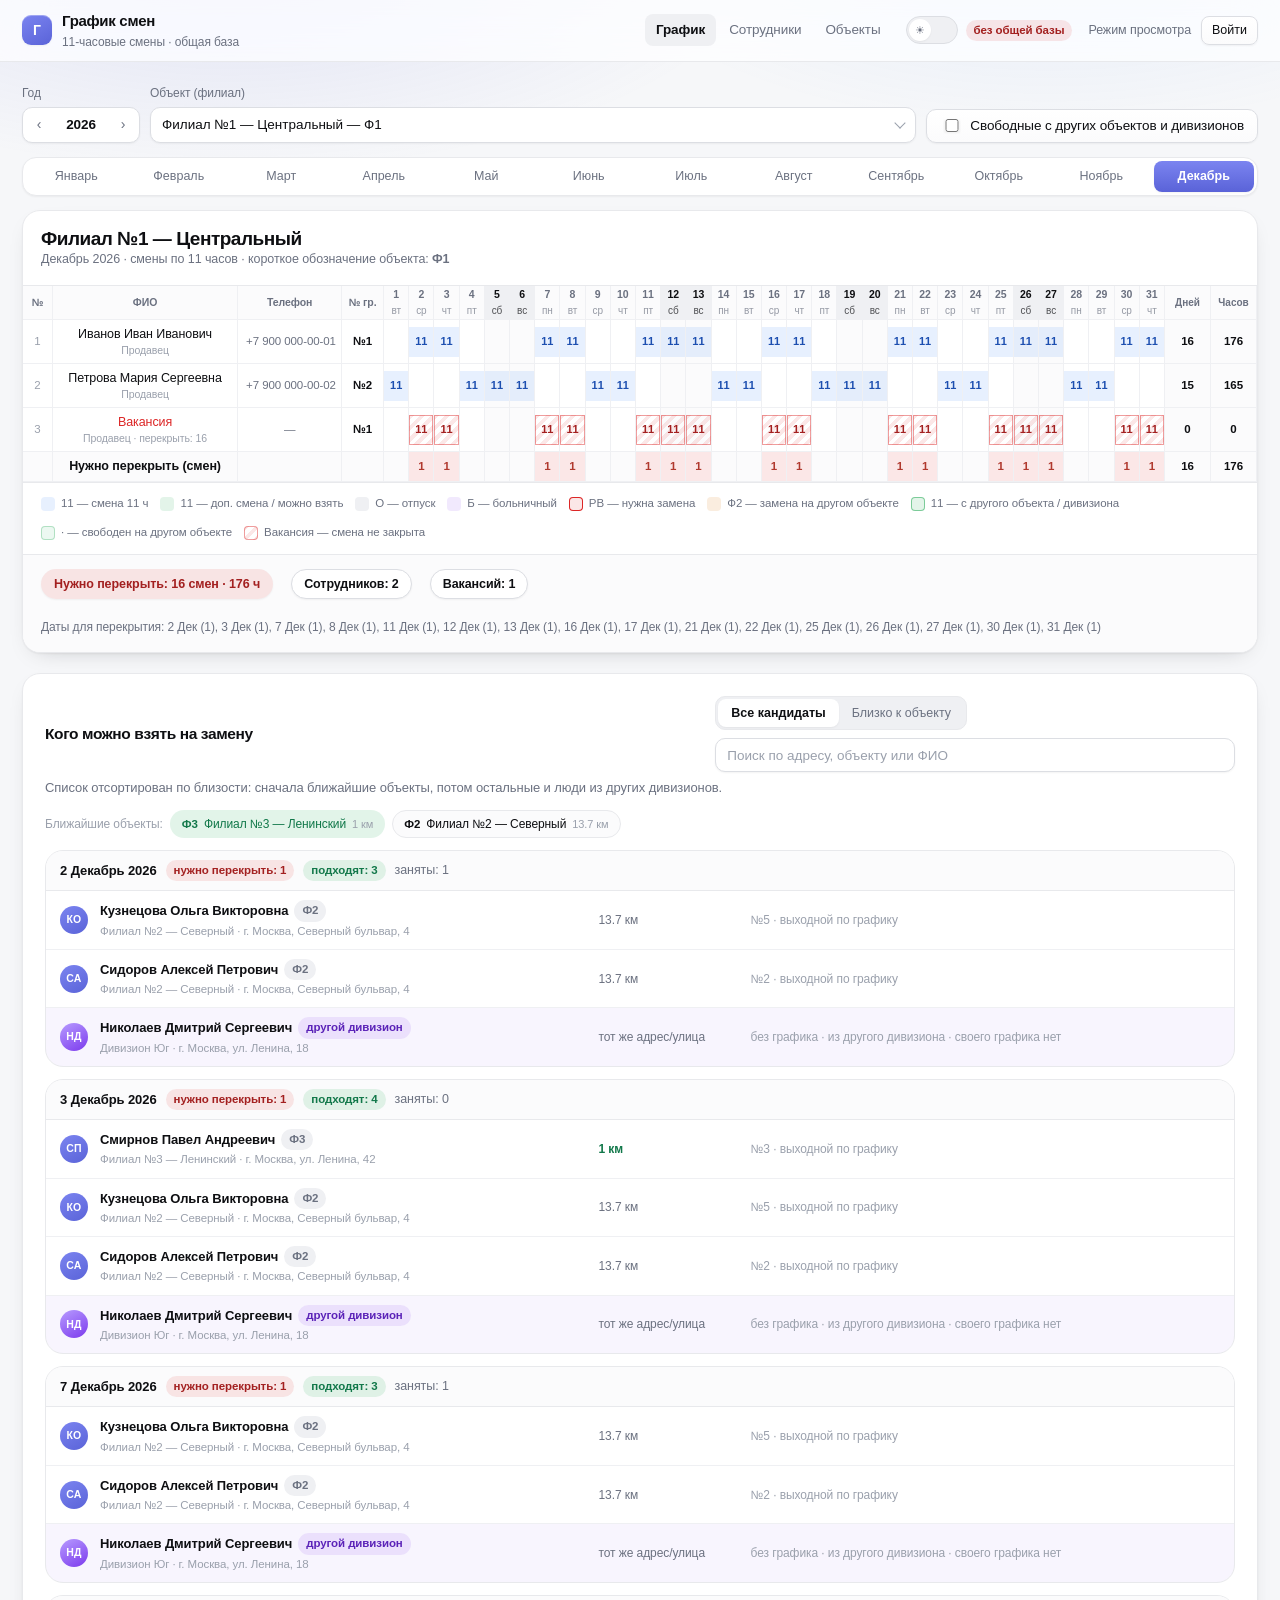
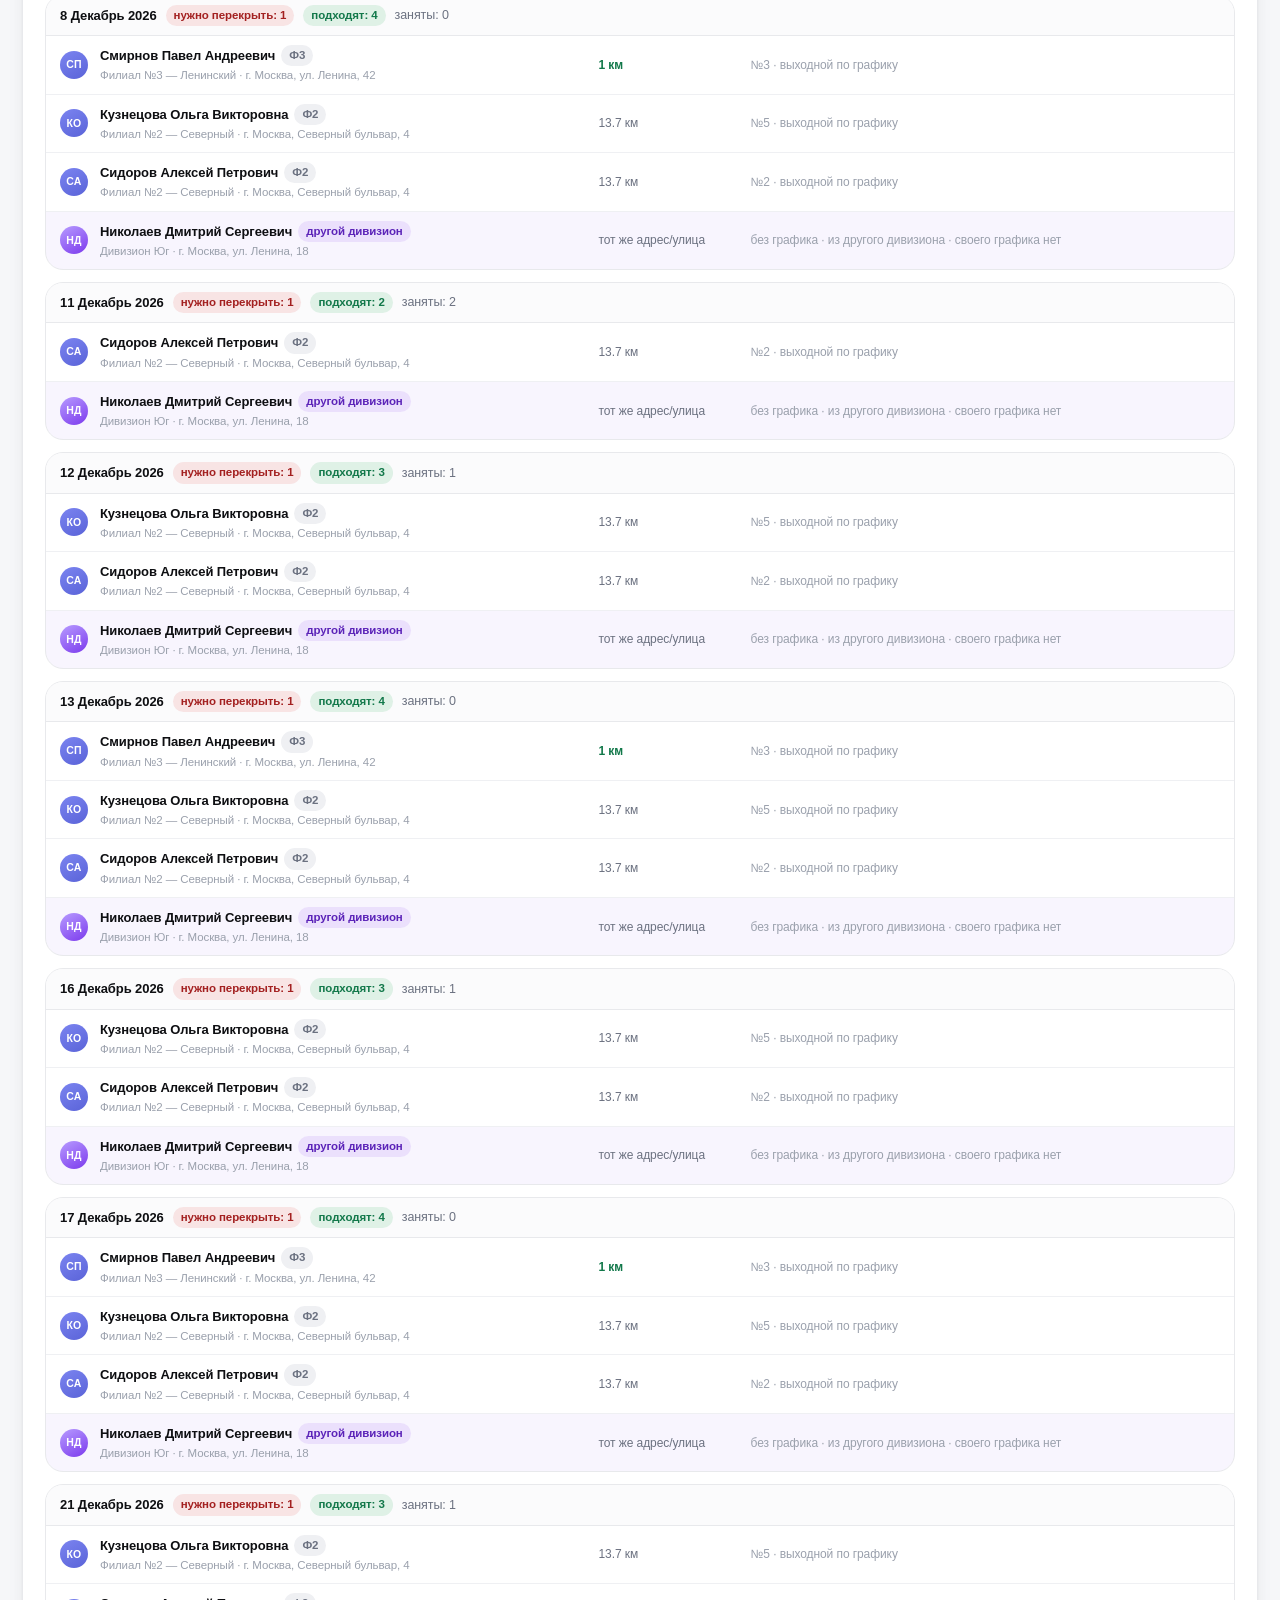
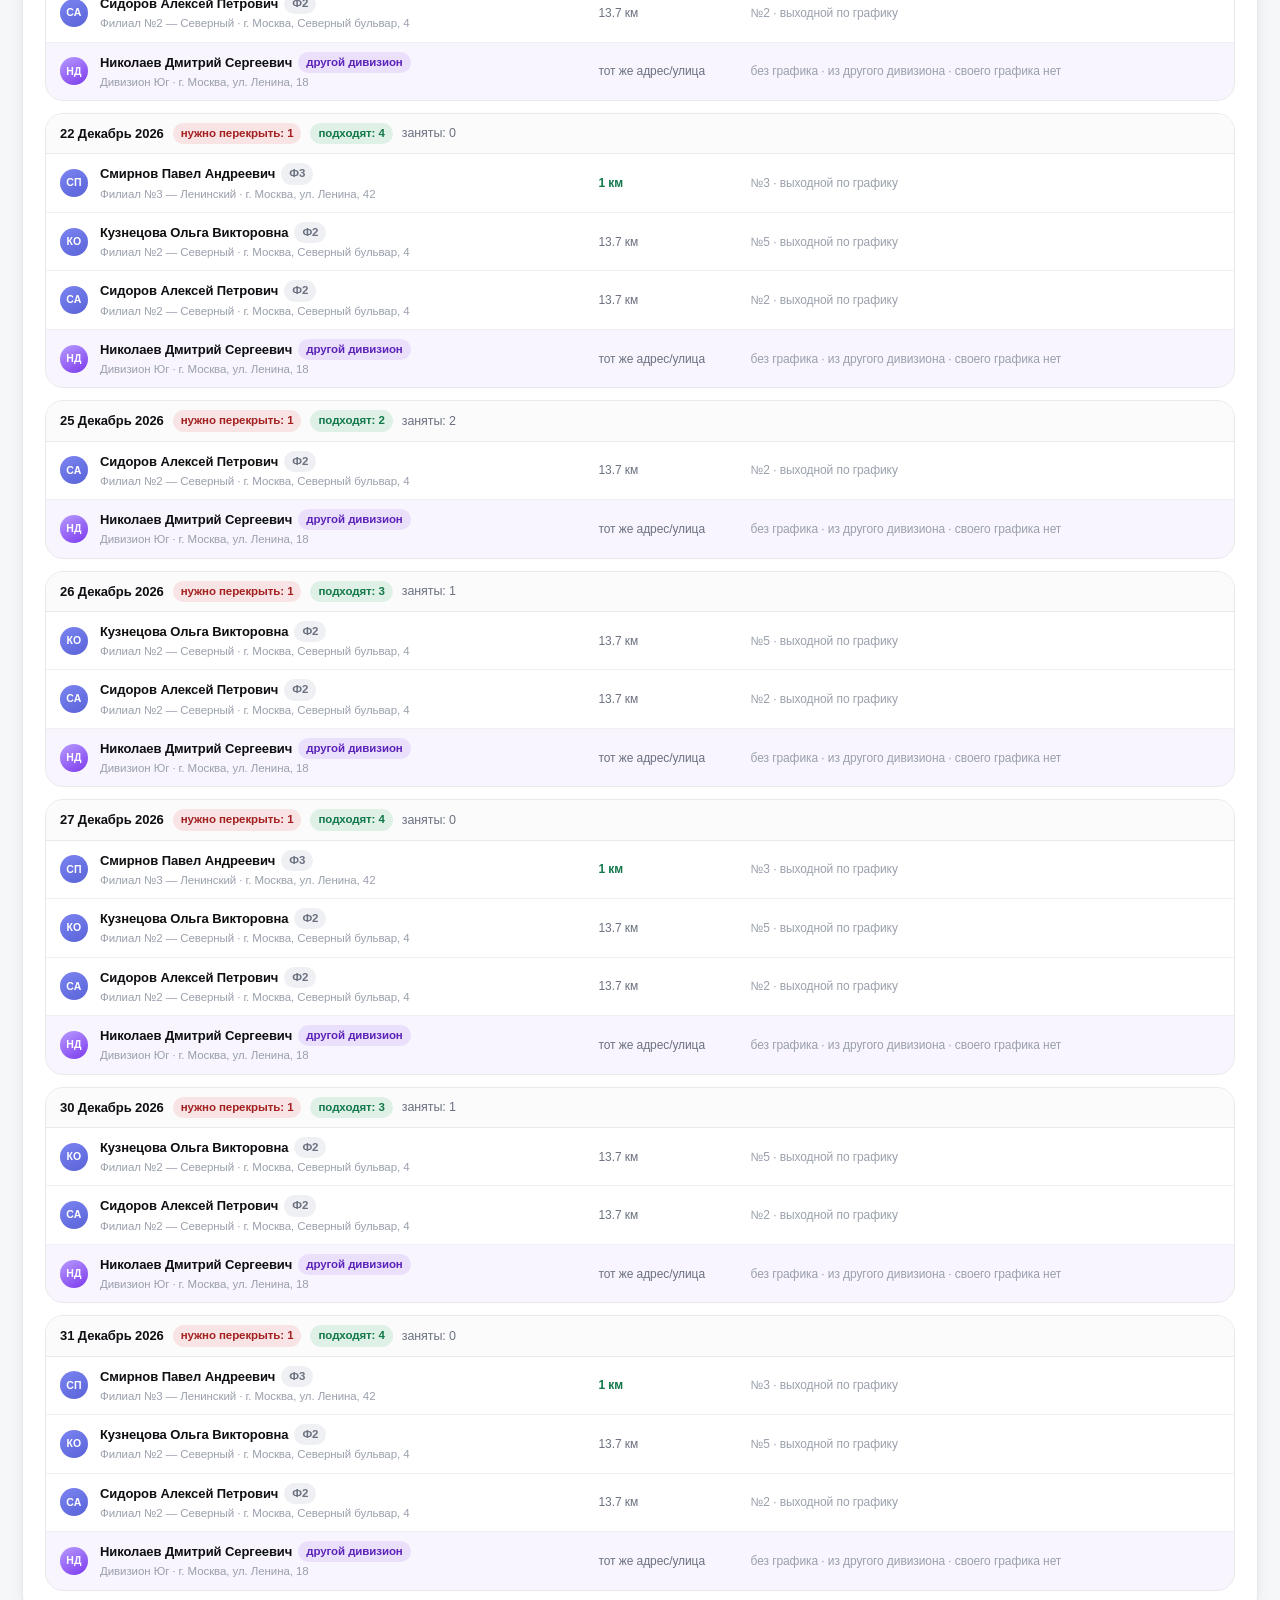
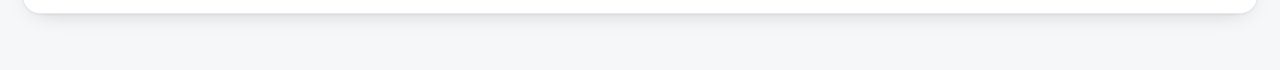
<file: index.html>
<!doctype html>
<html lang="ru">
<head>
<meta charset="utf-8">
<meta name="viewport" content="width=device-width,initial-scale=1">
<title>График смен</title>
<link rel="stylesheet" href="assets/styles.css">
<script>(function(){try{var t=localStorage.getItem("grafik_theme");if(t!=="light"&&t!=="dark"){t=(window.matchMedia&&window.matchMedia("(prefers-color-scheme: dark)").matches)?"dark":"light";}document.documentElement.setAttribute("data-theme",t);}catch(e){document.documentElement.setAttribute("data-theme","light");}})();</script>
</head>
<body>
<header class="top" id="hdr"></header>
<main class="wrap"><div id="view"><div class="loading">Загрузка графика…</div></div></main>
<div id="modal-root"></div>
<script src="assets/config.js"></script>
<script src="assets/app.js"></script>
<script src="assets/ui-select.js"></script>
<script src="assets/page-schedule.js"></script>
<script>
(function(){
  var v=document.getElementById('view');
  if(window.GRAFIK_READY)return;
  document.documentElement.setAttribute('data-broken','1');
  v.innerHTML='<div style="max-width:720px;margin:60px auto;padding:24px;border:1px solid #E6E5E3;border-radius:14px;'+
    'font:15px/1.6 -apple-system,Segoe UI,Roboto,sans-serif;color:#2C2C2B;background:#fff">'+
    '<h2 style="margin:0 0 10px">Файлы сайта не загрузились</h2>'+
    '<p>Страница открылась, но рядом с ней нет папки <b>assets</b> (в ней дизайн и код). '+
    'Поэтому график не может нарисоваться.</p>'+
    '<p><b>Что сделать:</b> загрузите на хостинг все файлы из архива целиком: '+
    'index.html и остальные .html — в корень, а папку assets — рядом с ними (со всеми 9 файлами внутри).</p>'+
    '<p style="color:#7D7A75;font-size:13px">Загружать сам zip-архив нельзя — хостинг не распакует его сам.</p></div>';
})();
</script>
</body>
</html>
</file>
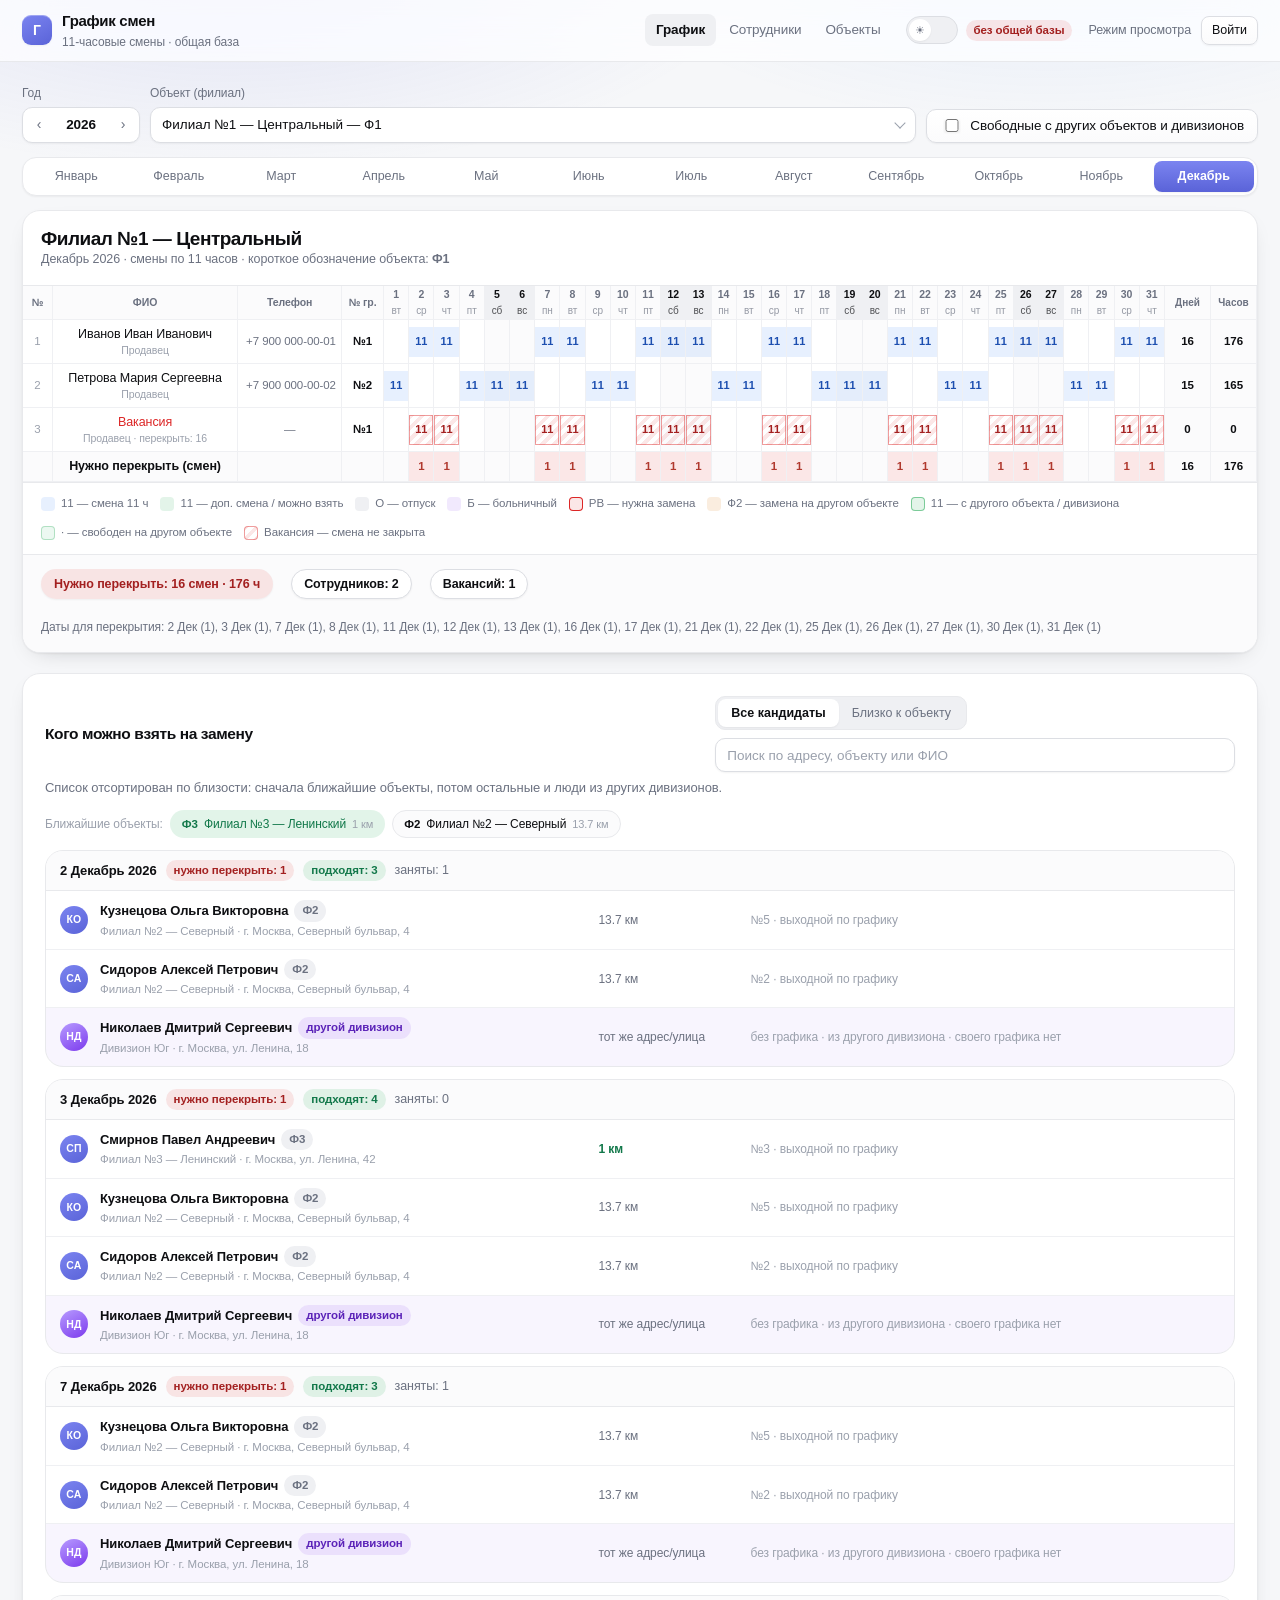
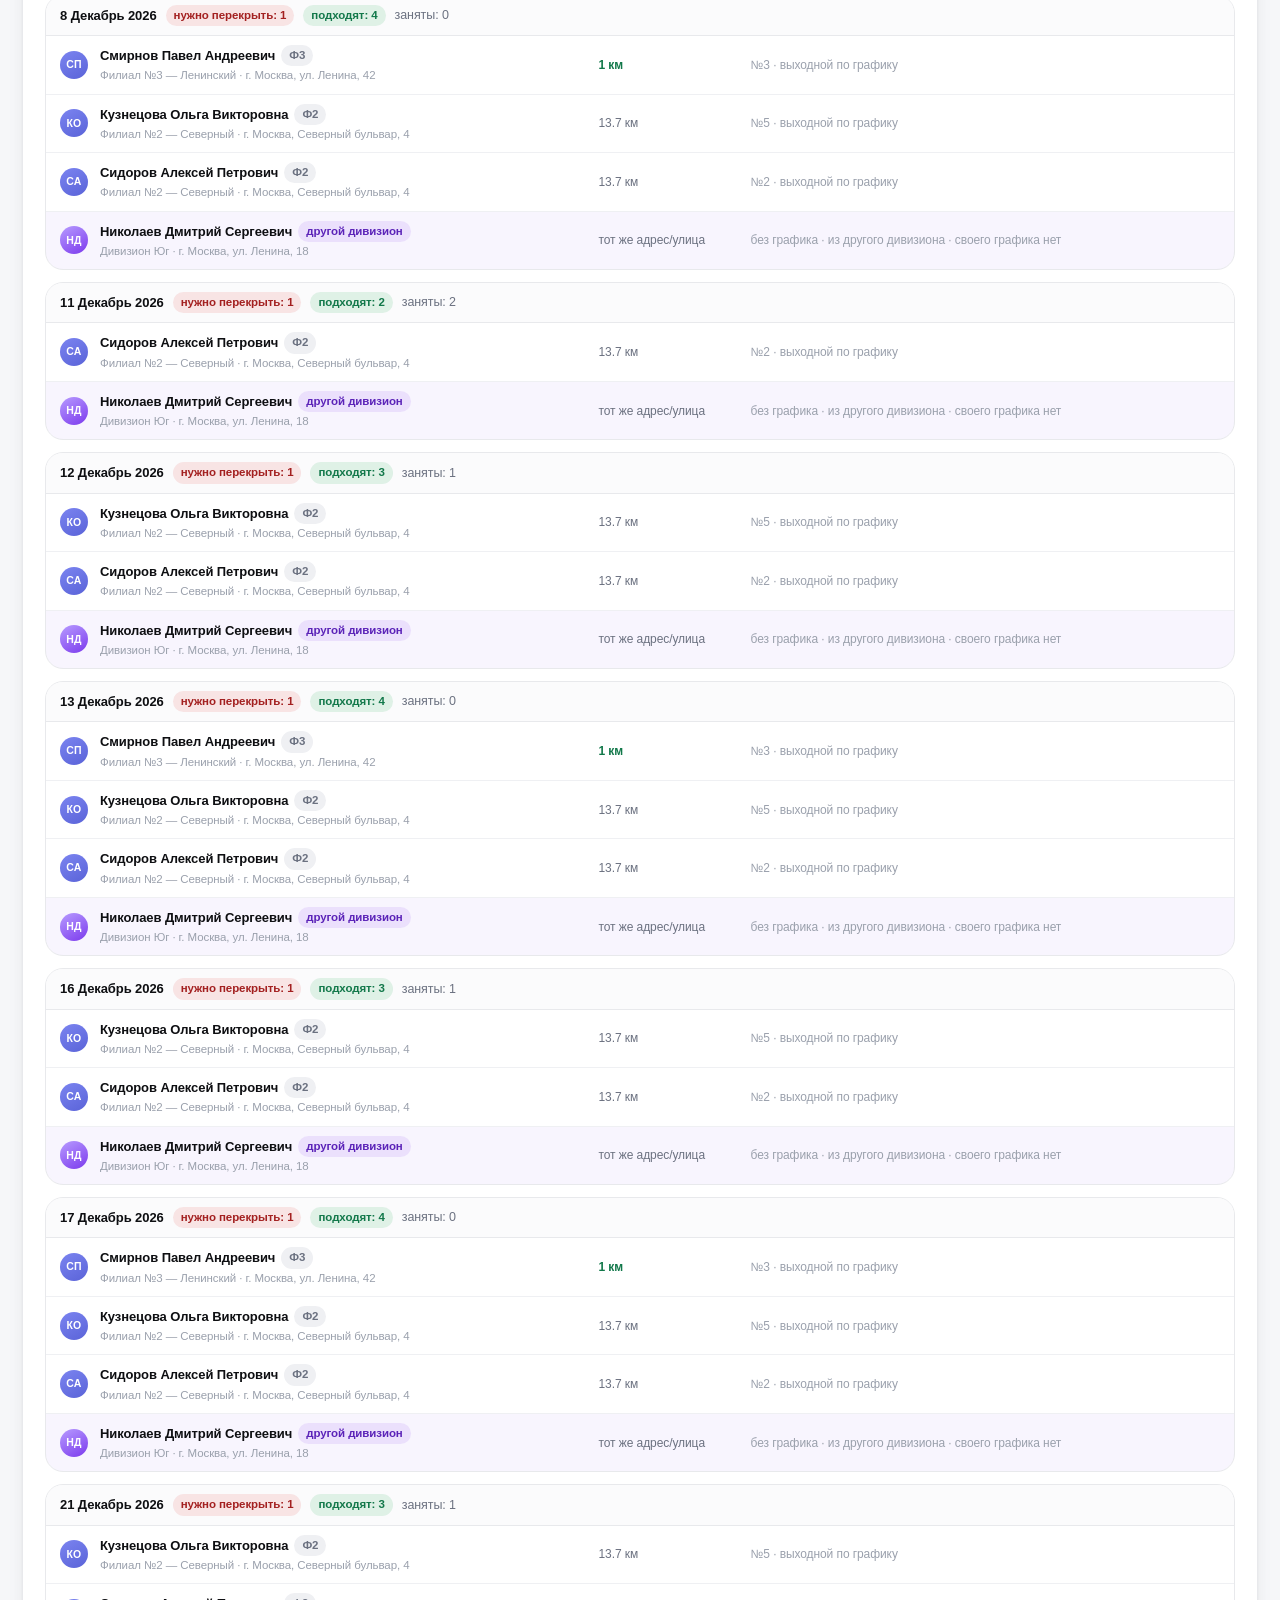
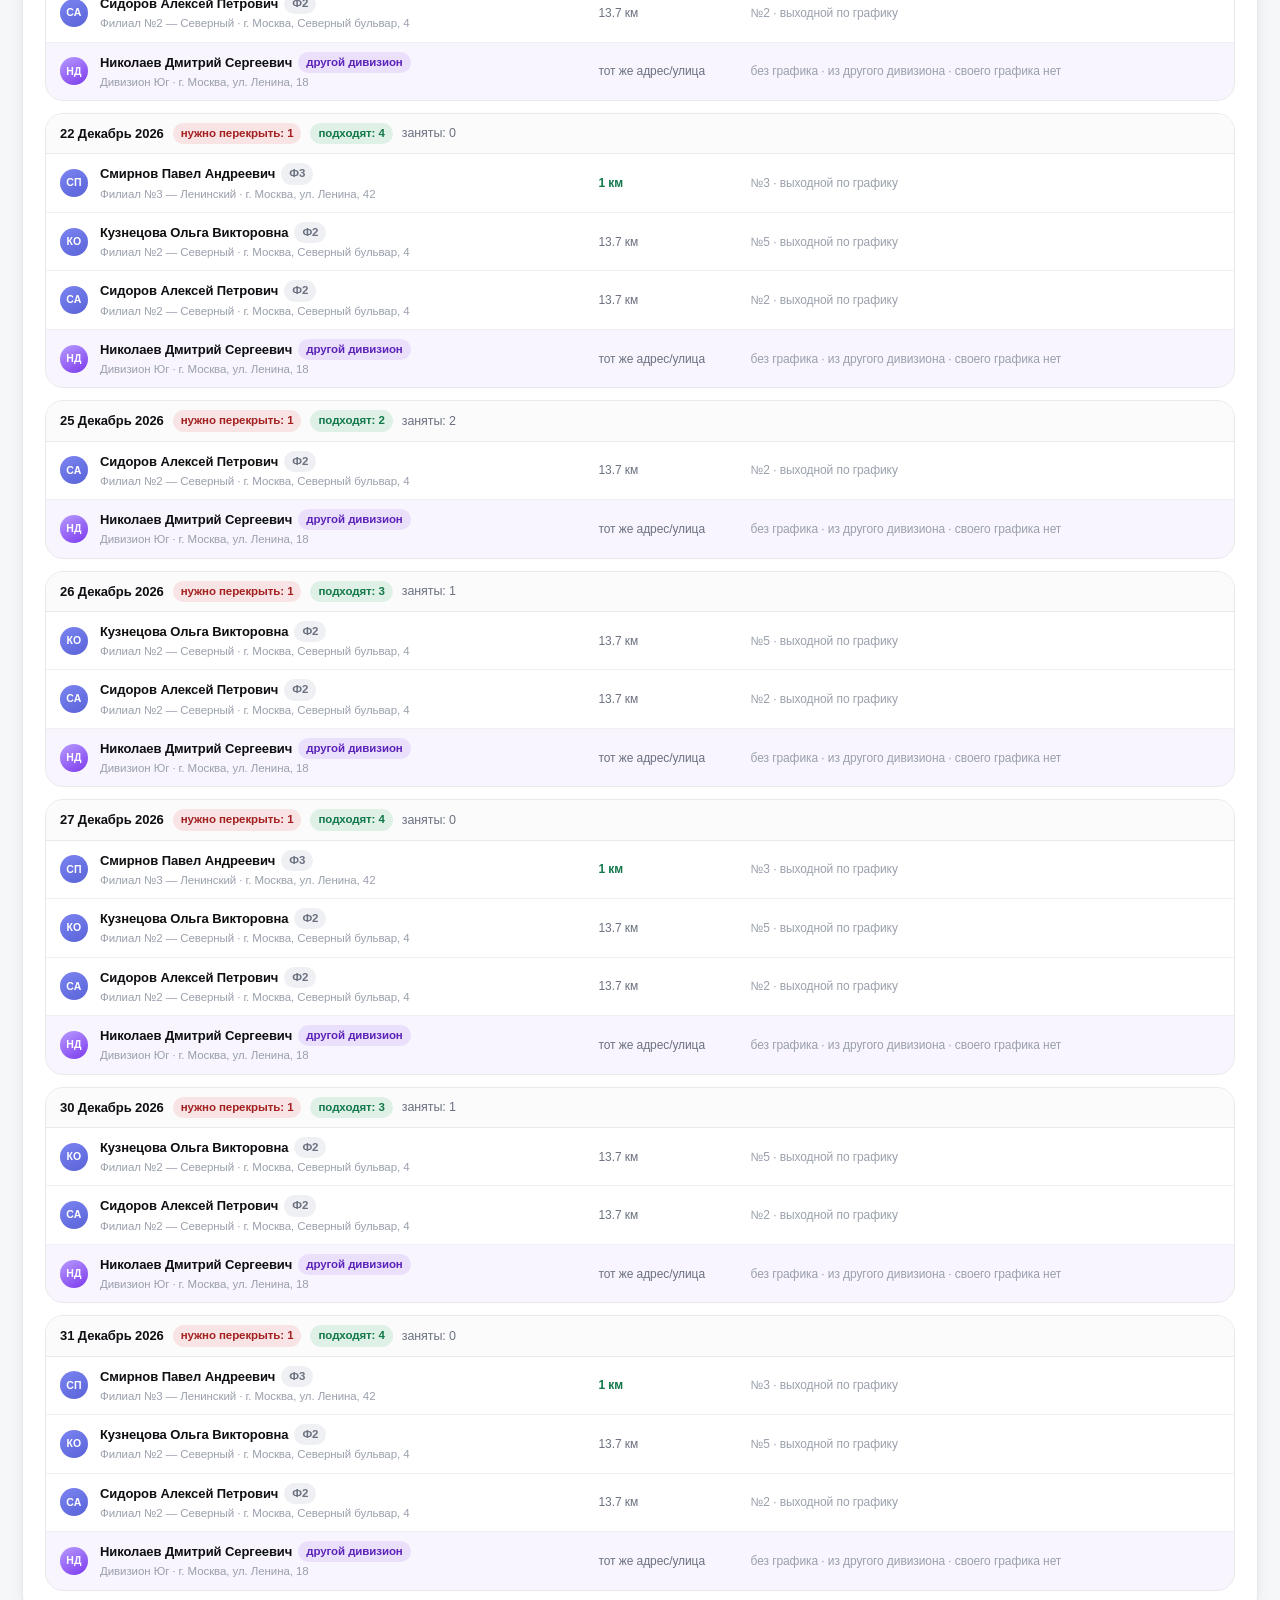
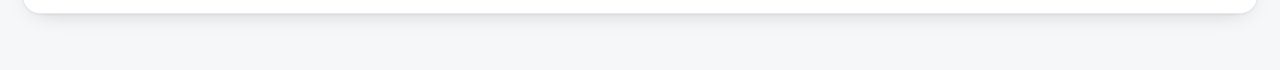
<file: admins.html>
<!doctype html>
<html lang="ru">
<head>
<meta charset="utf-8">
<meta name="viewport" content="width=device-width,initial-scale=1">
<title>Админы — График смен</title>
<link rel="stylesheet" href="assets/styles.css">
<script>(function(){try{var t=localStorage.getItem("grafik_theme");if(t!=="light"&&t!=="dark"){t=(window.matchMedia&&window.matchMedia("(prefers-color-scheme: dark)").matches)?"dark":"light";}document.documentElement.setAttribute("data-theme",t);}catch(e){document.documentElement.setAttribute("data-theme","light");}})();</script>
</head>
<body>
<header class="top" id="hdr"></header>
<main class="wrap"><div id="view"><div class="loading">Загрузка графика…</div></div></main>
<div id="modal-root"></div>
<script src="assets/config.js"></script>
<script src="assets/app.js"></script>
<script src="assets/ui-select.js"></script>
<script src="assets/page-admins.js"></script>
<script>
(function(){
  var v=document.getElementById('view');
  if(window.GRAFIK_READY)return;
  document.documentElement.setAttribute('data-broken','1');
  v.innerHTML='<div style="max-width:720px;margin:60px auto;padding:24px;border:1px solid #E6E5E3;border-radius:14px;'+
    'font:15px/1.6 -apple-system,Segoe UI,Roboto,sans-serif;color:#2C2C2B;background:#fff">'+
    '<h2 style="margin:0 0 10px">Файлы сайта не загрузились</h2>'+
    '<p>Страница открылась, но рядом с ней нет папки <b>assets</b> (в ней дизайн и код). '+
    'Поэтому график не может нарисоваться.</p>'+
    '<p><b>Что сделать:</b> загрузите на хостинг все файлы из архива целиком: '+
    'index.html и остальные .html — в корень, а папку assets — рядом с ними (со всеми 9 файлами внутри).</p>'+
    '<p style="color:#7D7A75;font-size:13px">Загружать сам zip-архив нельзя — хостинг не распакует его сам.</p></div>';
})();
</script>
</body>
</html>
</file>
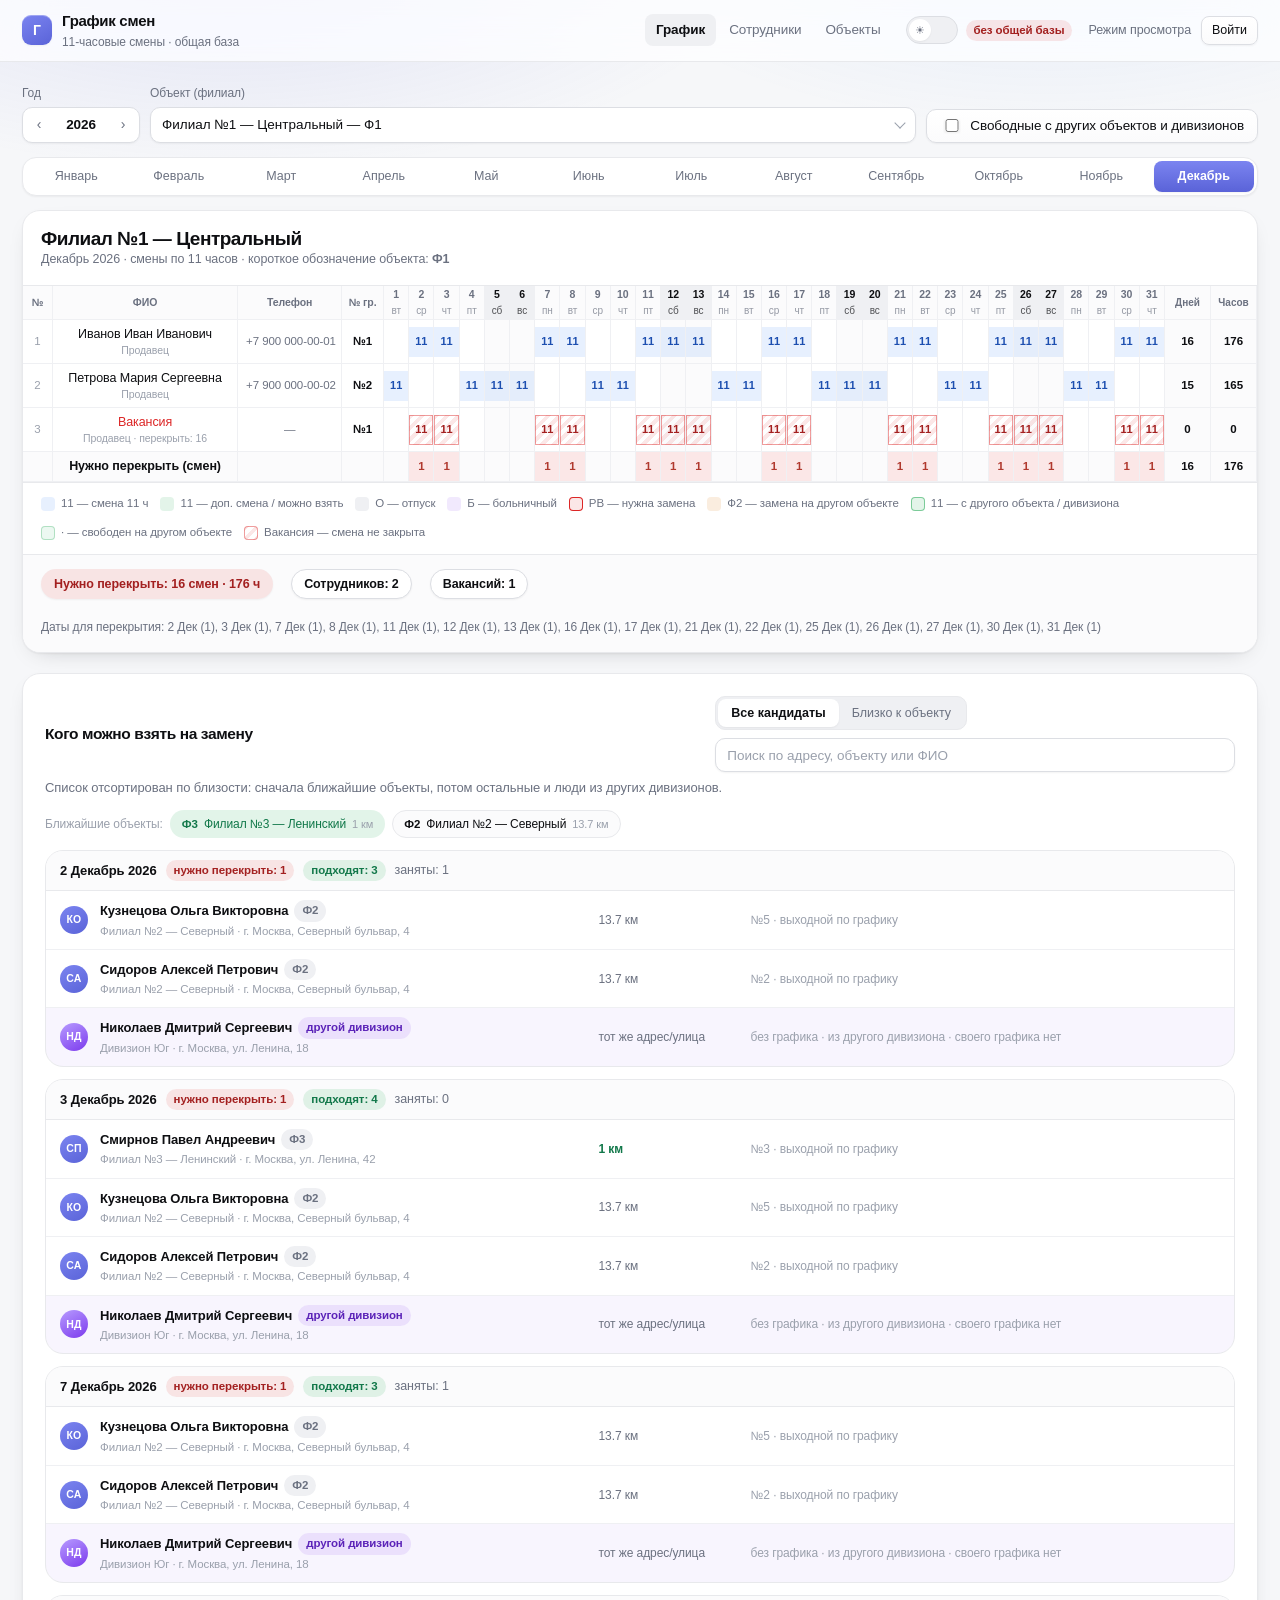
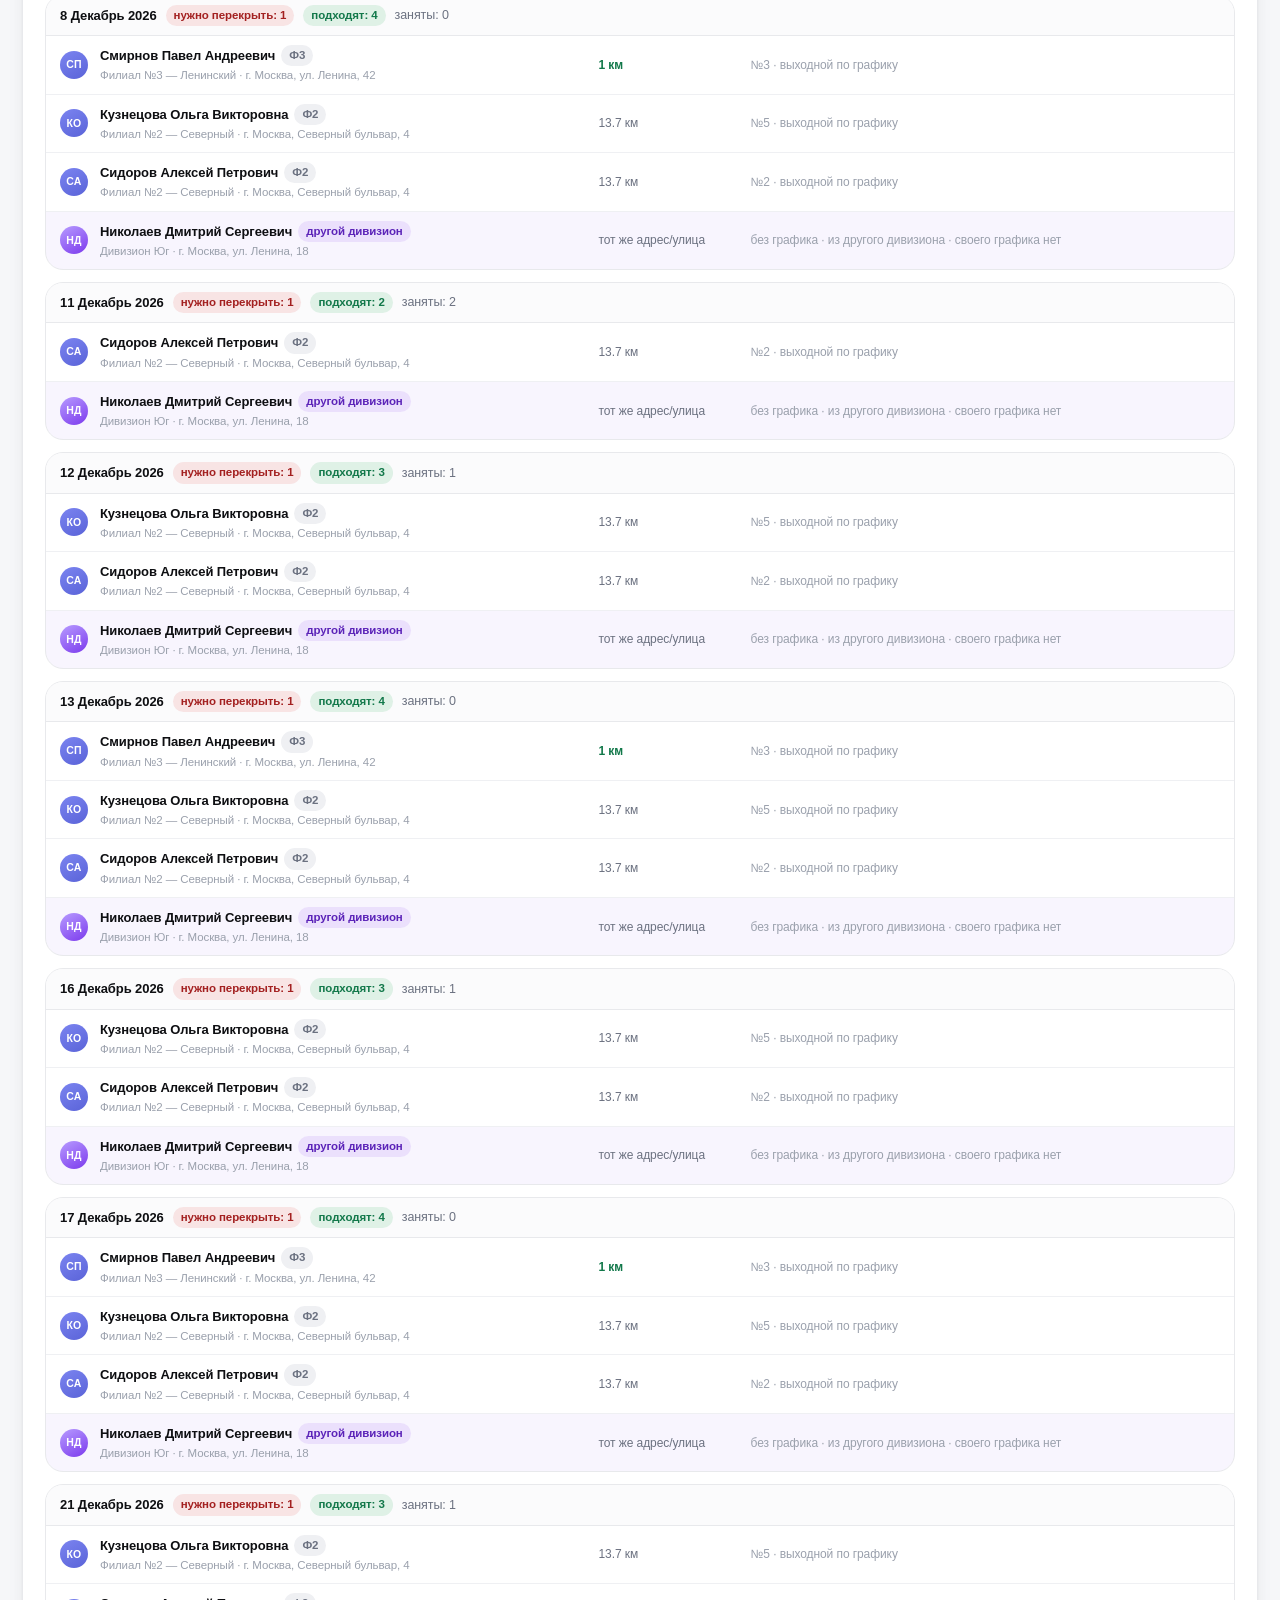
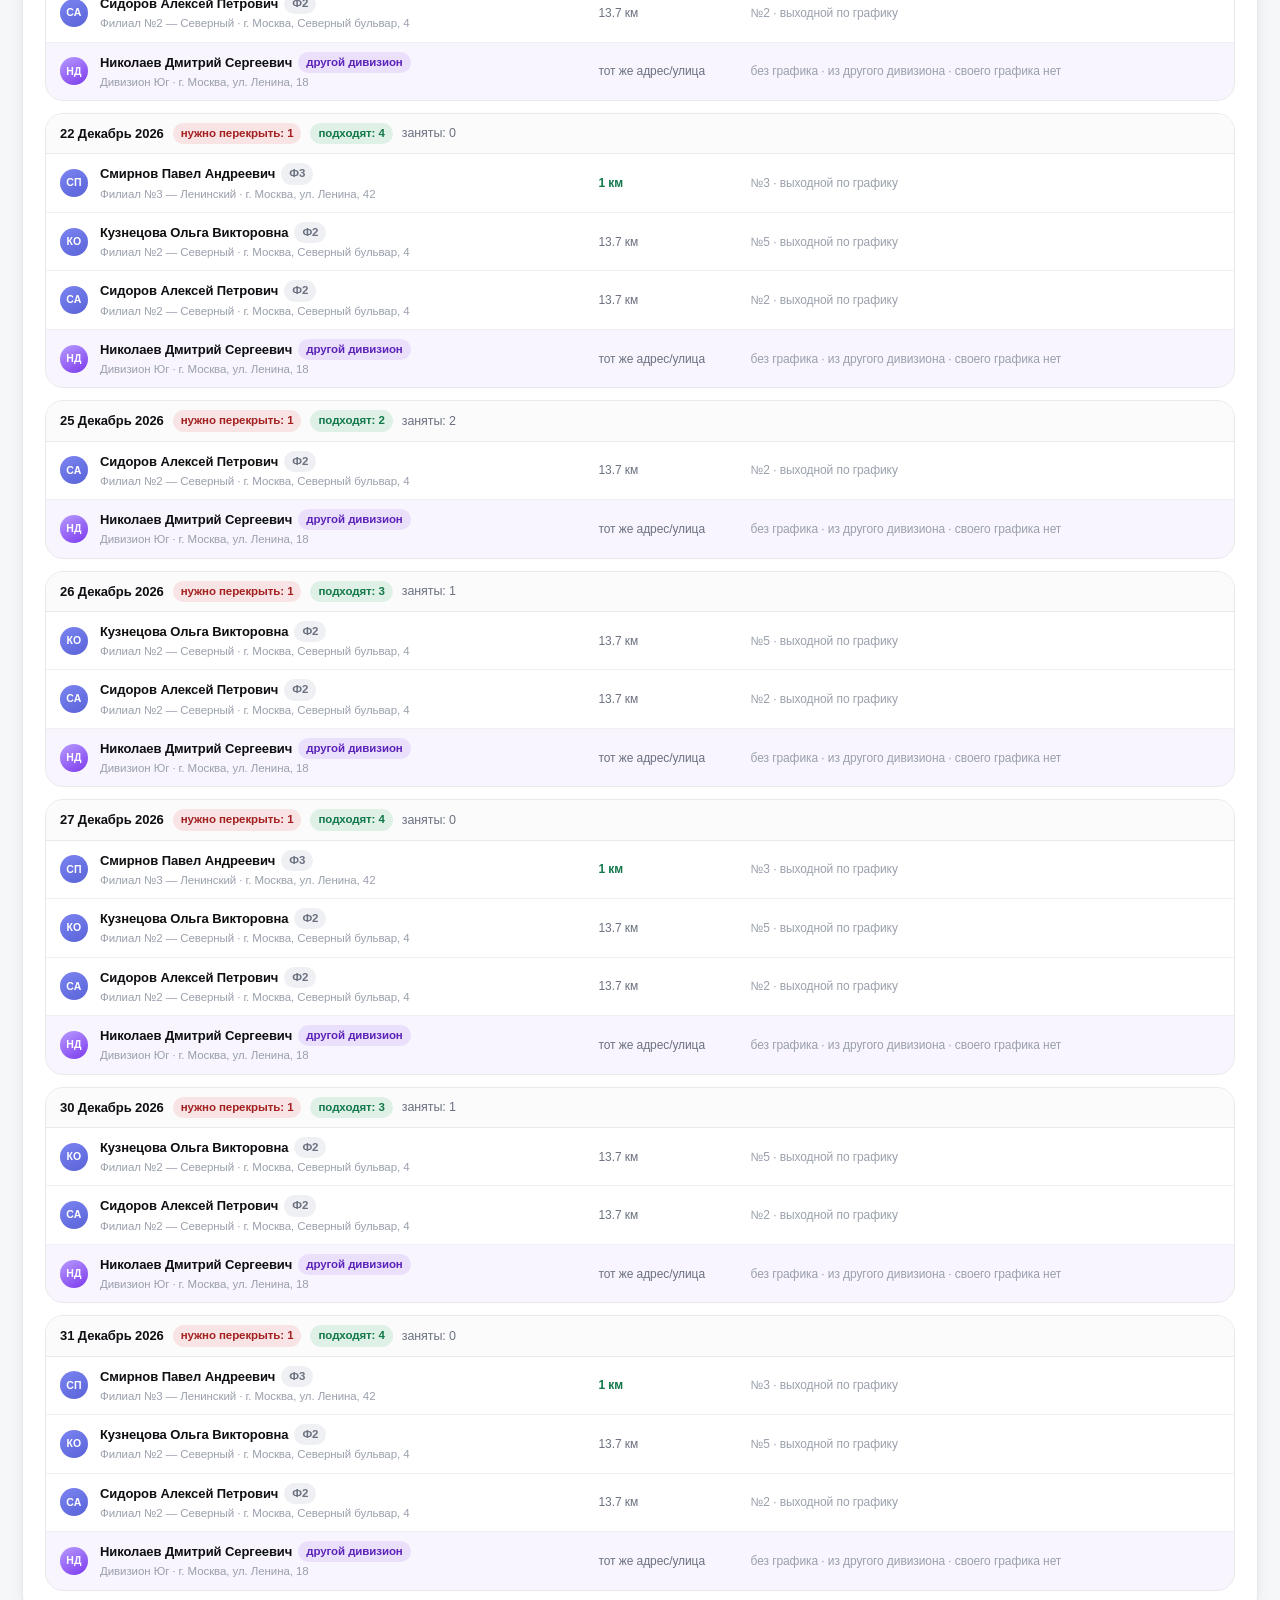
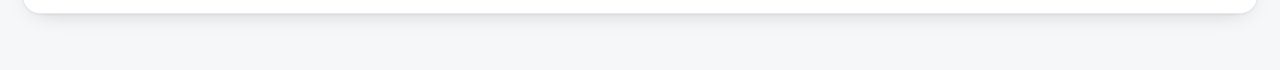
<file: data.html>
<!doctype html>
<html lang="ru">
<head>
<meta charset="utf-8">
<meta name="viewport" content="width=device-width,initial-scale=1">
<title>Данные — График смен</title>
<link rel="stylesheet" href="assets/styles.css">
<script>(function(){try{var t=localStorage.getItem("grafik_theme");if(t!=="light"&&t!=="dark"){t=(window.matchMedia&&window.matchMedia("(prefers-color-scheme: dark)").matches)?"dark":"light";}document.documentElement.setAttribute("data-theme",t);}catch(e){document.documentElement.setAttribute("data-theme","light");}})();</script>
</head>
<body>
<header class="top" id="hdr"></header>
<main class="wrap"><div id="view"><div class="loading">Загрузка графика…</div></div></main>
<div id="modal-root"></div>
<script src="assets/config.js"></script>
<script src="assets/app.js"></script>
<script src="assets/ui-select.js"></script>
<script src="assets/page-data.js"></script>
<script>
(function(){
  var v=document.getElementById('view');
  if(window.GRAFIK_READY)return;
  document.documentElement.setAttribute('data-broken','1');
  v.innerHTML='<div style="max-width:720px;margin:60px auto;padding:24px;border:1px solid #E6E5E3;border-radius:14px;'+
    'font:15px/1.6 -apple-system,Segoe UI,Roboto,sans-serif;color:#2C2C2B;background:#fff">'+
    '<h2 style="margin:0 0 10px">Файлы сайта не загрузились</h2>'+
    '<p>Страница открылась, но рядом с ней нет папки <b>assets</b> (в ней дизайн и код). '+
    'Поэтому график не может нарисоваться.</p>'+
    '<p><b>Что сделать:</b> загрузите на хостинг все файлы из архива целиком: '+
    'index.html и остальные .html — в корень, а папку assets — рядом с ними (со всеми 9 файлами внутри).</p>'+
    '<p style="color:#7D7A75;font-size:13px">Загружать сам zip-архив нельзя — хостинг не распакует его сам.</p></div>';
})();
</script>
</body>
</html>
</file>
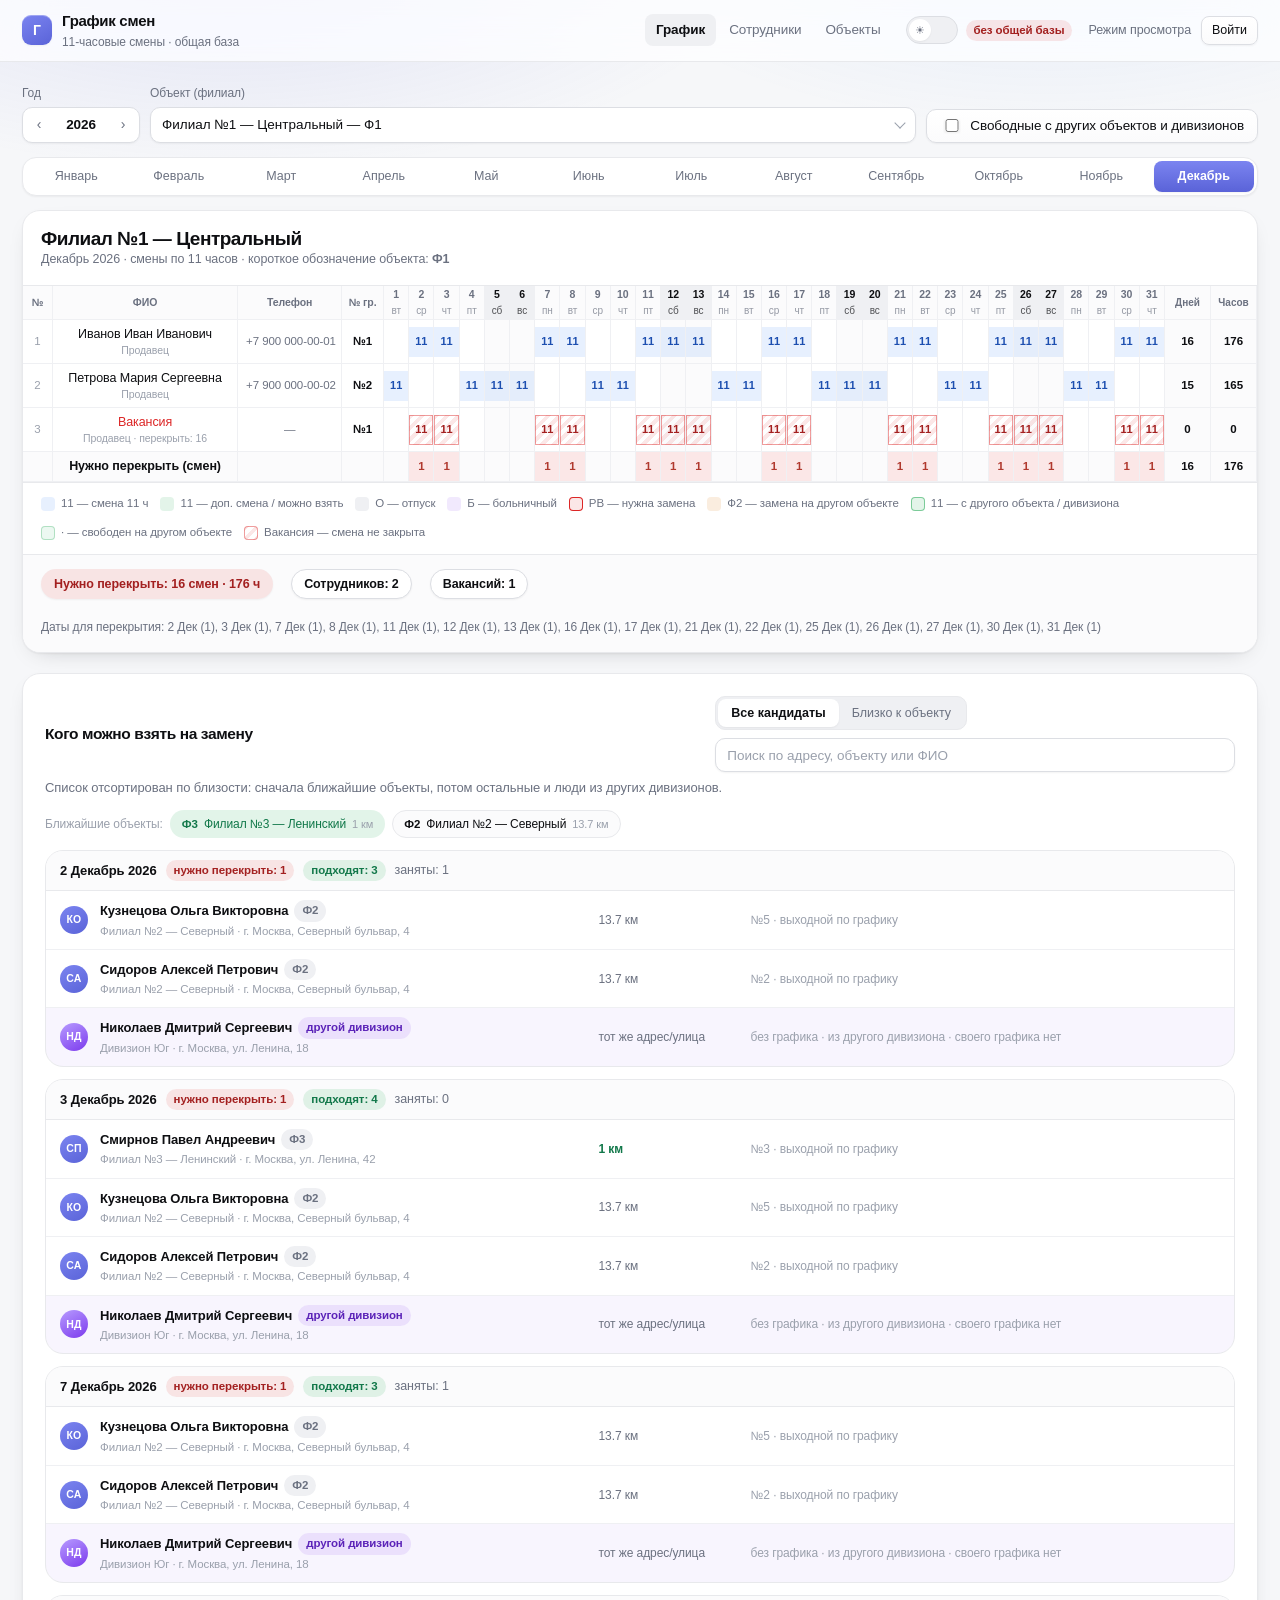
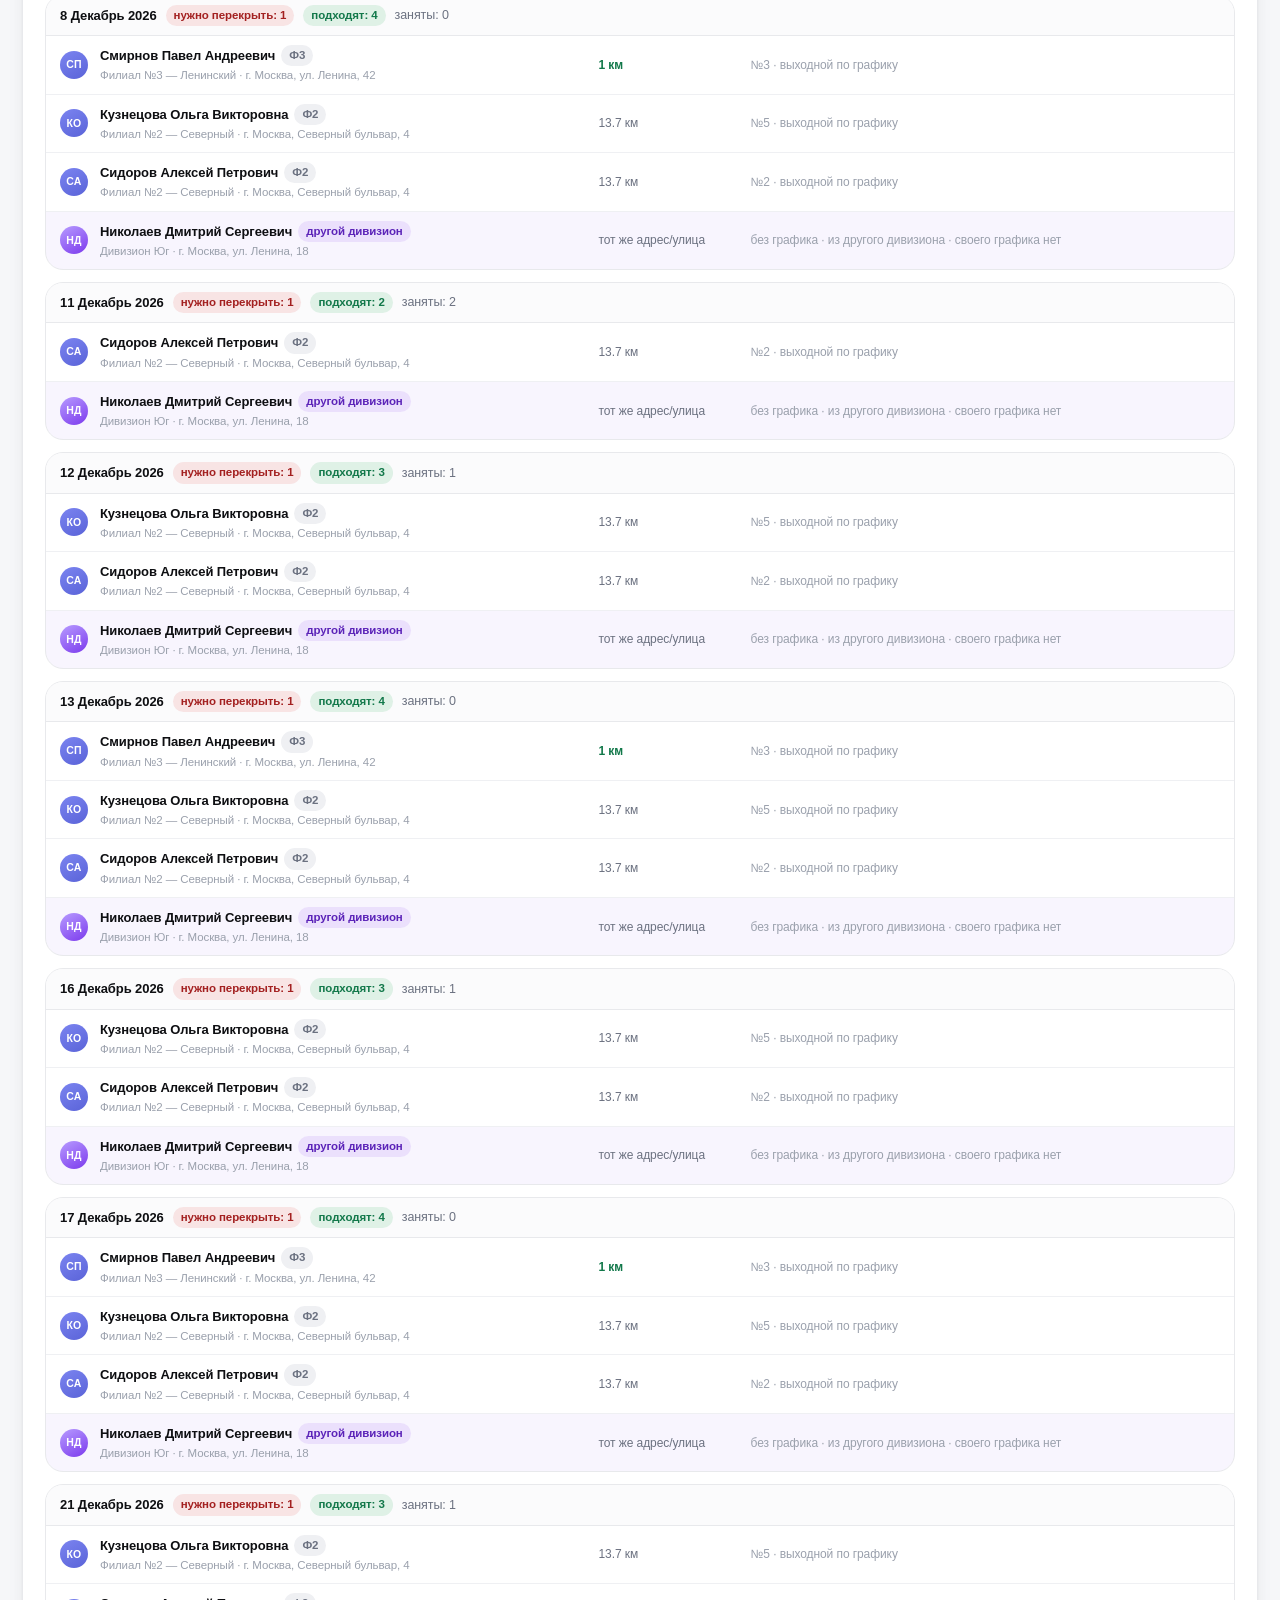
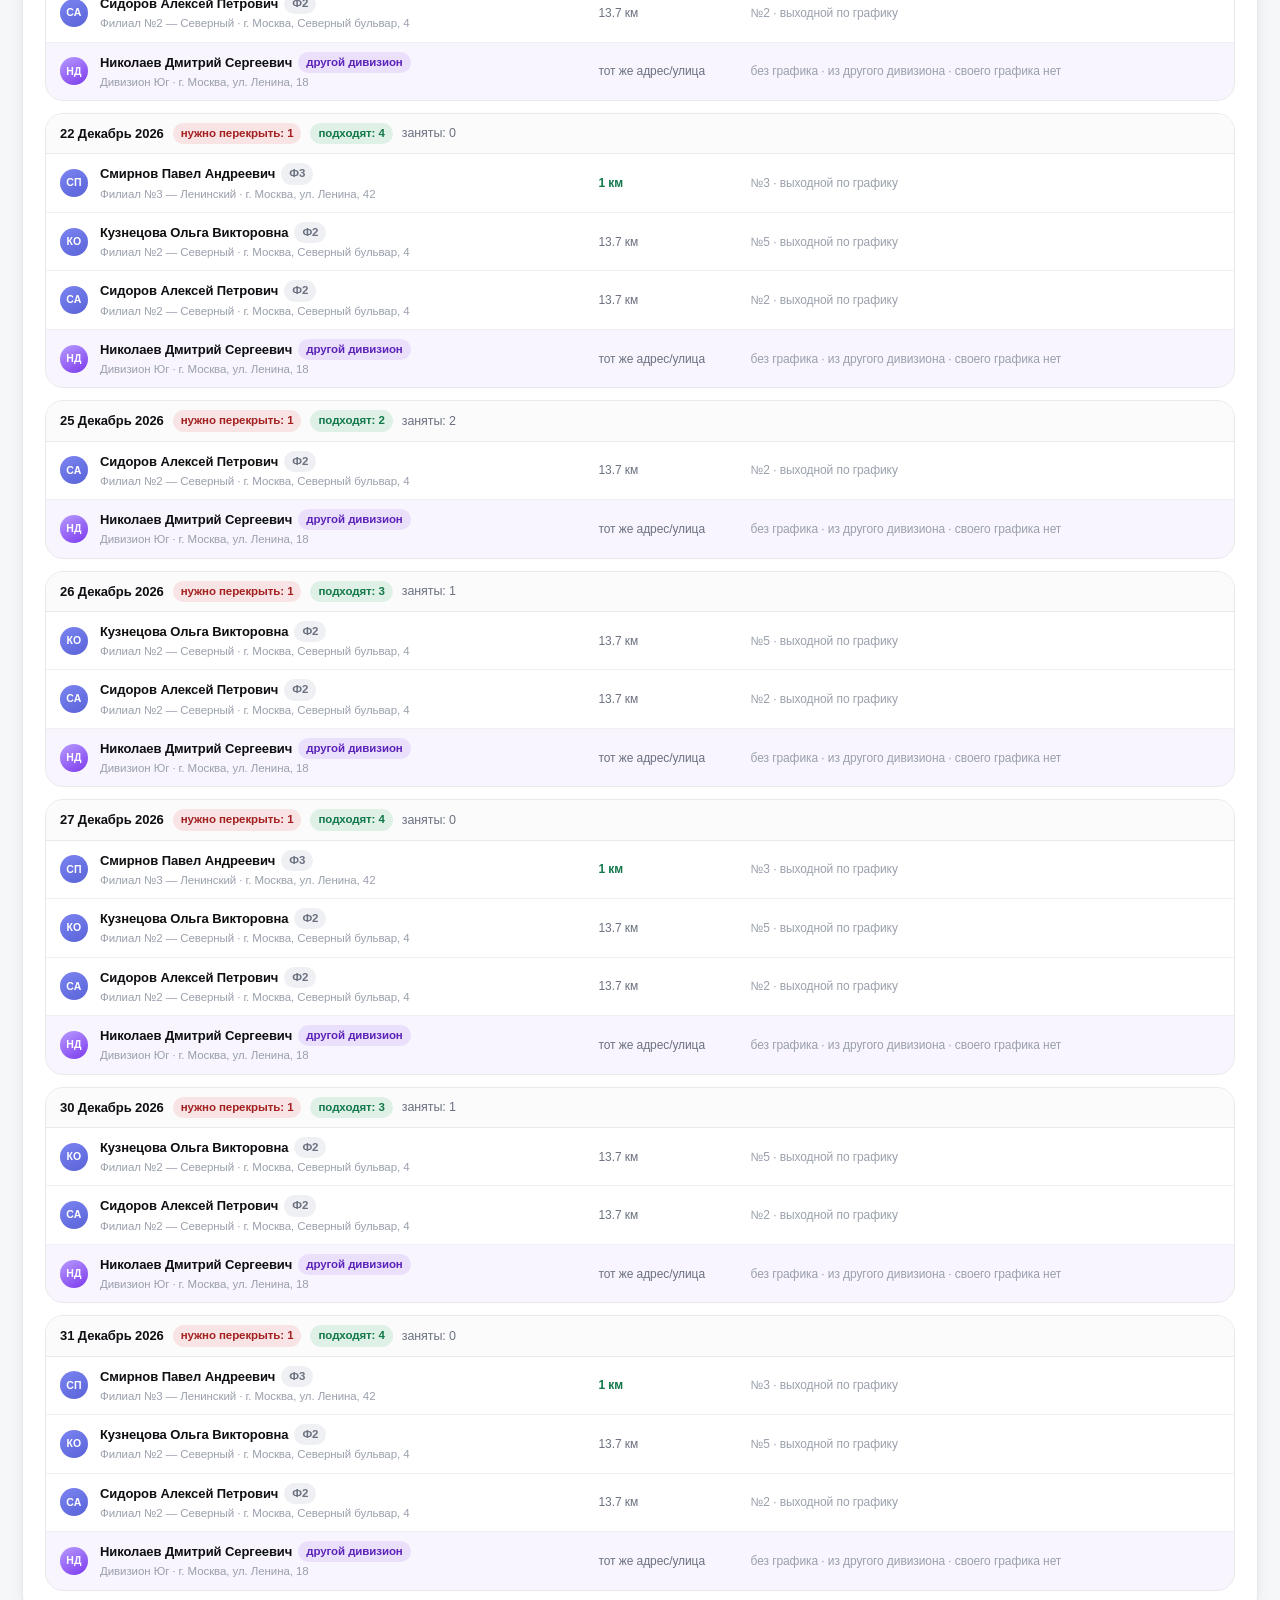
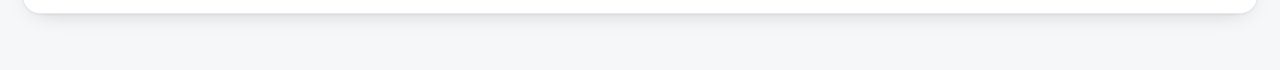
<file: database.html>
<!doctype html>
<html lang="ru">
<head>
<meta charset="utf-8">
<meta name="viewport" content="width=device-width,initial-scale=1">
<title>Общая база — График смен</title>
<link rel="stylesheet" href="assets/styles.css">
<script>(function(){try{var t=localStorage.getItem("grafik_theme");if(t!=="light"&&t!=="dark"){t=(window.matchMedia&&window.matchMedia("(prefers-color-scheme: dark)").matches)?"dark":"light";}document.documentElement.setAttribute("data-theme",t);}catch(e){document.documentElement.setAttribute("data-theme","light");}})();</script>
</head>
<body>
<header class="top" id="hdr"></header>
<main class="wrap"><div id="view"><div class="loading">Загрузка графика…</div></div></main>
<div id="modal-root"></div>
<script src="assets/config.js"></script>
<script src="assets/app.js"></script>
<script src="assets/ui-select.js"></script>
<script src="assets/page-database.js"></script>
<script>
(function(){
  var v=document.getElementById('view');
  if(window.GRAFIK_READY)return;
  document.documentElement.setAttribute('data-broken','1');
  v.innerHTML='<div style="max-width:720px;margin:60px auto;padding:24px;border:1px solid #E6E5E3;border-radius:14px;'+
    'font:15px/1.6 -apple-system,Segoe UI,Roboto,sans-serif;color:#2C2C2B;background:#fff">'+
    '<h2 style="margin:0 0 10px">Файлы сайта не загрузились</h2>'+
    '<p>Страница открылась, но рядом с ней нет папки <b>assets</b> (в ней дизайн и код). '+
    'Поэтому график не может нарисоваться.</p>'+
    '<p><b>Что сделать:</b> загрузите на хостинг все файлы из архива целиком: '+
    'index.html и остальные .html — в корень, а папку assets — рядом с ними (со всеми 9 файлами внутри).</p>'+
    '<p style="color:#7D7A75;font-size:13px">Загружать сам zip-архив нельзя — хостинг не распакует его сам.</p></div>';
})();
</script>
</body>
</html>
</file>
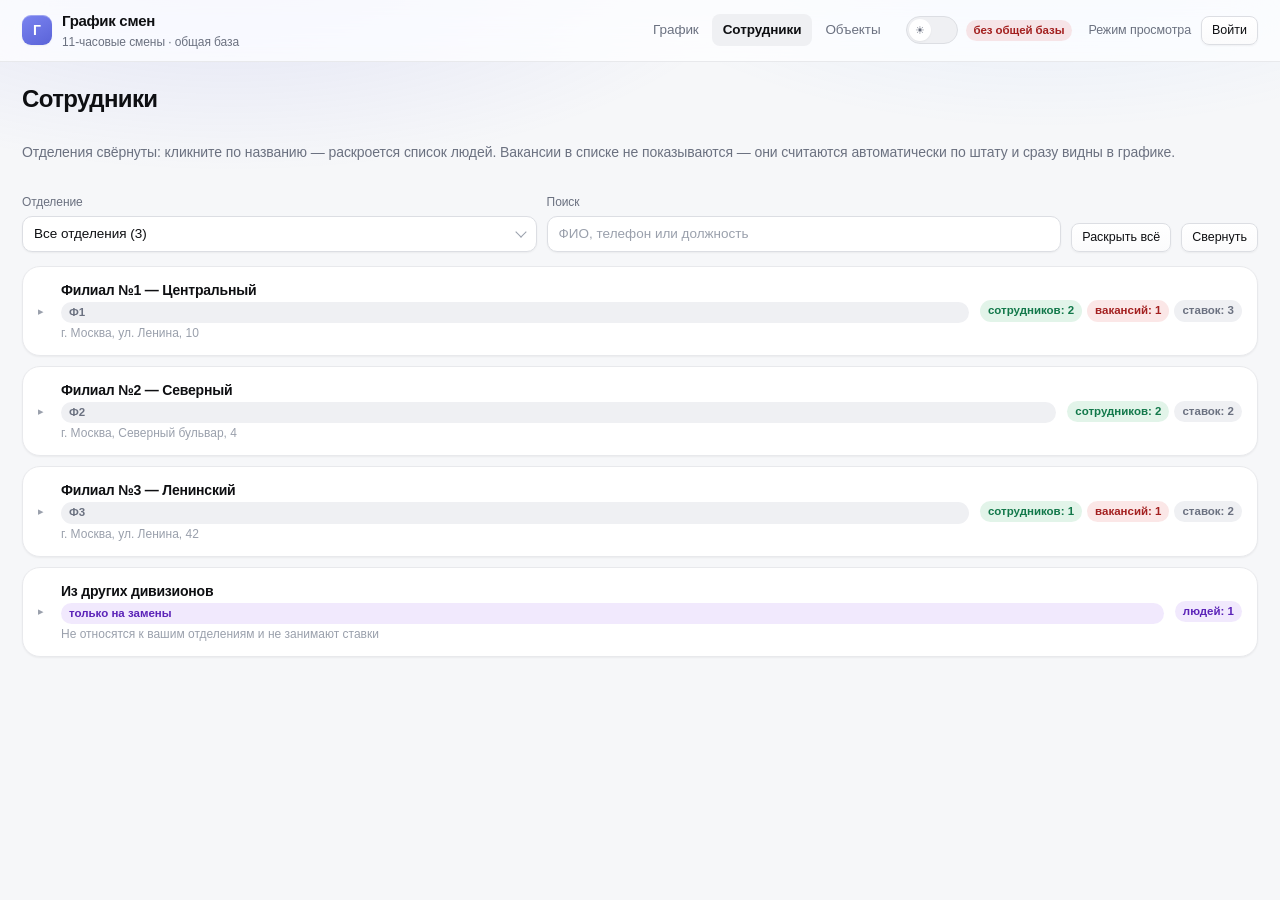
<file: employees.html>
<!doctype html>
<html lang="ru">
<head>
<meta charset="utf-8">
<meta name="viewport" content="width=device-width,initial-scale=1">
<title>Сотрудники — График смен</title>
<link rel="stylesheet" href="assets/styles.css">
<script>(function(){try{var t=localStorage.getItem("grafik_theme");if(t!=="light"&&t!=="dark"){t=(window.matchMedia&&window.matchMedia("(prefers-color-scheme: dark)").matches)?"dark":"light";}document.documentElement.setAttribute("data-theme",t);}catch(e){document.documentElement.setAttribute("data-theme","light");}})();</script>
</head>
<body>
<header class="top" id="hdr"></header>
<main class="wrap"><div id="view"><div class="loading">Загрузка графика…</div></div></main>
<div id="modal-root"></div>
<script src="assets/config.js"></script>
<script src="assets/app.js"></script>
<script src="assets/ui-select.js"></script>
<script src="assets/page-employees.js"></script>
<script>
(function(){
  var v=document.getElementById('view');
  if(window.GRAFIK_READY)return;
  document.documentElement.setAttribute('data-broken','1');
  v.innerHTML='<div style="max-width:720px;margin:60px auto;padding:24px;border:1px solid #E6E5E3;border-radius:14px;'+
    'font:15px/1.6 -apple-system,Segoe UI,Roboto,sans-serif;color:#2C2C2B;background:#fff">'+
    '<h2 style="margin:0 0 10px">Файлы сайта не загрузились</h2>'+
    '<p>Страница открылась, но рядом с ней нет папки <b>assets</b> (в ней дизайн и код). '+
    'Поэтому график не может нарисоваться.</p>'+
    '<p><b>Что сделать:</b> загрузите на хостинг все файлы из архива целиком: '+
    'index.html и остальные .html — в корень, а папку assets — рядом с ними (со всеми 9 файлами внутри).</p>'+
    '<p style="color:#7D7A75;font-size:13px">Загружать сам zip-архив нельзя — хостинг не распакует его сам.</p></div>';
})();
</script>
</body>
</html>
</file>
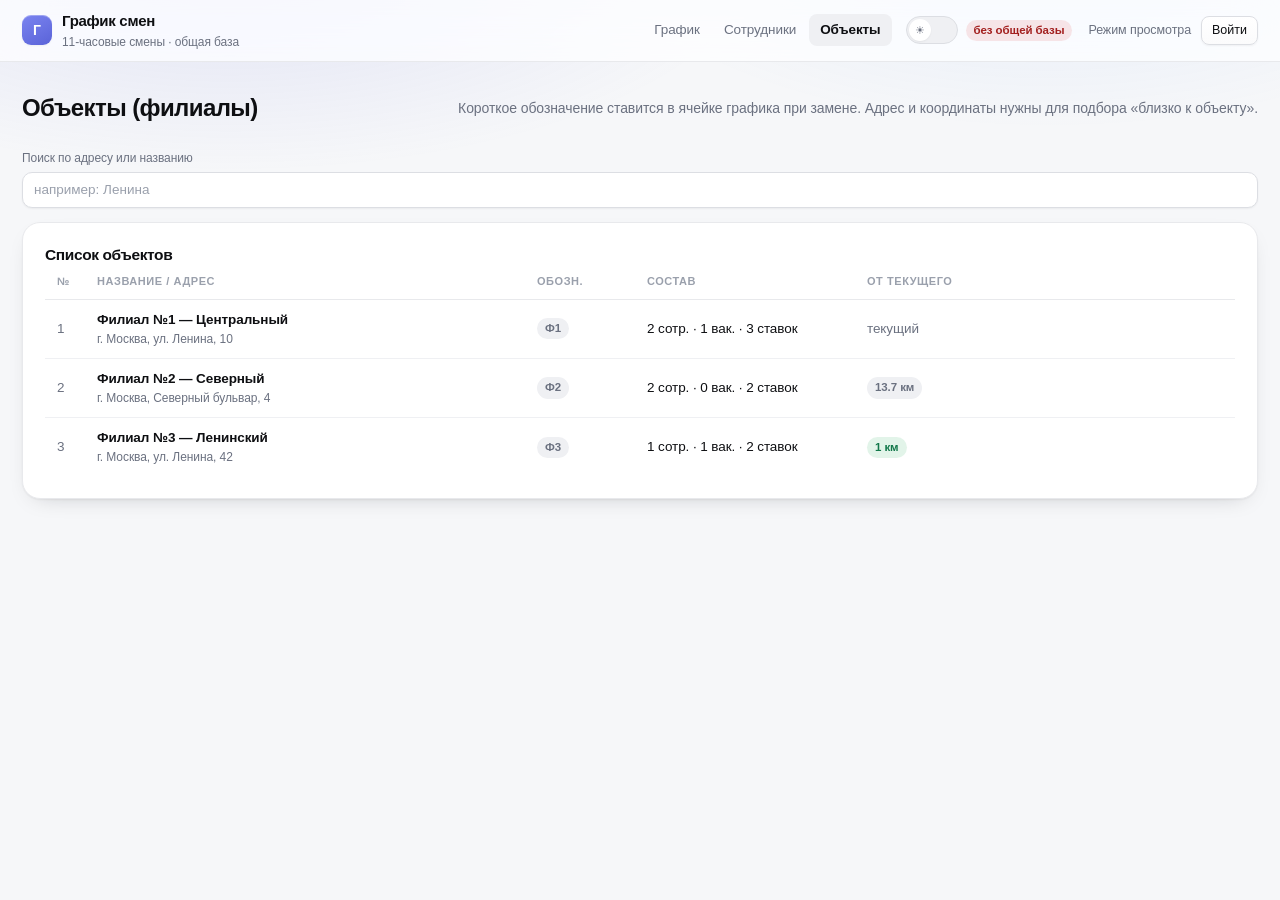
<file: objects.html>
<!doctype html>
<html lang="ru">
<head>
<meta charset="utf-8">
<meta name="viewport" content="width=device-width,initial-scale=1">
<title>Объекты — График смен</title>
<link rel="stylesheet" href="assets/styles.css">
<script>(function(){try{var t=localStorage.getItem("grafik_theme");if(t!=="light"&&t!=="dark"){t=(window.matchMedia&&window.matchMedia("(prefers-color-scheme: dark)").matches)?"dark":"light";}document.documentElement.setAttribute("data-theme",t);}catch(e){document.documentElement.setAttribute("data-theme","light");}})();</script>
</head>
<body>
<header class="top" id="hdr"></header>
<main class="wrap"><div id="view"><div class="loading">Загрузка графика…</div></div></main>
<div id="modal-root"></div>
<script src="assets/config.js"></script>
<script src="assets/app.js"></script>
<script src="assets/ui-select.js"></script>
<script src="assets/page-objects.js"></script>
<script>
(function(){
  var v=document.getElementById('view');
  if(window.GRAFIK_READY)return;
  document.documentElement.setAttribute('data-broken','1');
  v.innerHTML='<div style="max-width:720px;margin:60px auto;padding:24px;border:1px solid #E6E5E3;border-radius:14px;'+
    'font:15px/1.6 -apple-system,Segoe UI,Roboto,sans-serif;color:#2C2C2B;background:#fff">'+
    '<h2 style="margin:0 0 10px">Файлы сайта не загрузились</h2>'+
    '<p>Страница открылась, но рядом с ней нет папки <b>assets</b> (в ней дизайн и код). '+
    'Поэтому график не может нарисоваться.</p>'+
    '<p><b>Что сделать:</b> загрузите на хостинг все файлы из архива целиком: '+
    'index.html и остальные .html — в корень, а папку assets — рядом с ними (со всеми 9 файлами внутри).</p>'+
    '<p style="color:#7D7A75;font-size:13px">Загружать сам zip-архив нельзя — хостинг не распакует его сам.</p></div>';
})();
</script>
</body>
</html>
</file>
<file: assets/styles.css>
/* ============================================================
   График смен — дизайн-система "Calm / Glass"
   Ориентиры: Linear, Vercel, Raycast, Attio.
   Светлая и тёмная темы: html[data-theme="light" | "dark"]
   ============================================================ */

:root{
  color-scheme:light;

  /* Поверхности */
  --bg:#F6F7F9;
  --surface:#FFFFFF;
  --surface-2:#FBFBFC;
  --elev:rgba(255,255,255,.72);
  --line:#E8E9EC;
  --line-2:#DCDEE3;
  --hair:#EFF0F3;

  /* Текст */
  --text:#0E0F12;
  --text2:#6B7180;
  --text3:#9AA0AC;

  /* Акценты */
  --accent:#5A63D8;
  --accent-2:#7B84F0;
  --accent-soft:rgba(90,99,216,.10);
  --accent-ink:#3C44B4;

  --blue:#3B82F6; --blue-soft:rgba(59,130,246,.12); --blue-ink:#1D4FB0;
  --green:#16A34A; --green-soft:rgba(22,163,74,.12); --green-ink:#12784A;
  --orange:#D97706;--orange-soft:rgba(217,119,6,.13);--orange-ink:#96580C;
  --red:#DC2626;   --red-soft:rgba(220,38,38,.11);   --red-ink:#A32020;
  --violet:#7C3AED;--violet-soft:rgba(124,58,237,.11);--violet-ink:#5B23B8;

  /* Глубина */
  --sh-1:0 1px 2px rgba(15,18,24,.05);
  --sh-2:0 1px 2px rgba(15,18,24,.05), 0 8px 24px -14px rgba(15,18,24,.28);
  --sh-3:0 32px 80px -28px rgba(15,18,24,.35), 0 2px 8px rgba(15,18,24,.06);
  --ring:0 0 0 3px rgba(90,99,216,.22);
  --hi:inset 0 1px 0 rgba(255,255,255,.85);

  --r-sm:8px; --r:10px; --r-md:14px; --r-lg:18px;
  --blur:saturate(180%) blur(20px);
}

html[data-theme="dark"]{
  color-scheme:dark;
  --bg:#08090C;
  --surface:#0F1116;
  --surface-2:#12141A;
  --elev:rgba(20,22,29,.72);
  --line:#1E2028;
  --line-2:#282B35;
  --hair:#191C23;

  --text:#F2F3F5;
  --text2:#9BA1AE;
  --text3:#6D7482;

  --accent:#7C86F7;
  --accent-2:#9AA2FF;
  --accent-soft:rgba(124,134,247,.14);
  --accent-ink:#C3C8FF;

  --blue:#60A5FA; --blue-soft:rgba(96,165,250,.15); --blue-ink:#BBD6FF;
  --green:#4ADE80; --green-soft:rgba(74,222,128,.13); --green-ink:#A9F0C4;
  --orange:#FBBF24;--orange-soft:rgba(251,191,36,.13);--orange-ink:#F7DCA0;
  --red:#F87171;   --red-soft:rgba(248,113,113,.14);  --red-ink:#FFC0BC;
  --violet:#A78BFA;--violet-soft:rgba(167,139,250,.14);--violet-ink:#DCCEFF;

  --sh-1:0 1px 2px rgba(0,0,0,.6);
  --sh-2:0 1px 2px rgba(0,0,0,.6), 0 12px 32px -18px rgba(0,0,0,.9);
  --sh-3:0 40px 100px -30px rgba(0,0,0,.95), 0 2px 10px rgba(0,0,0,.6);
  --ring:0 0 0 3px rgba(124,134,247,.26);
  --hi:inset 0 1px 0 rgba(255,255,255,.06);
}

*{box-sizing:border-box}
html,body{margin:0;padding:0;min-height:100%}
body{
  font-family:"Inter",-apple-system,BlinkMacSystemFont,"SF Pro Text","Segoe UI",Roboto,Helvetica,Arial,sans-serif;
  font-size:14px;line-height:1.5;color:var(--text);background:var(--bg);
  -webkit-font-smoothing:antialiased;-moz-osx-font-smoothing:grayscale;
  font-feature-settings:"cv02","cv03","cv04","tnum";
  letter-spacing:-.006em;position:relative;overflow-x:hidden;
}

/* Аккуратное свечение вверху — без шума и цирка */
body::before{
  content:"";position:fixed;inset:0 0 auto;height:520px;z-index:-1;pointer-events:none;
  background:
    radial-gradient(60vw 320px at 18% -10%, rgba(90,99,216,.14), transparent 70%),
    radial-gradient(50vw 280px at 82% -14%, rgba(59,130,246,.10), transparent 72%);
}
html[data-theme="dark"] body::before{
  background:
    radial-gradient(60vw 340px at 18% -10%, rgba(110,120,255,.20), transparent 70%),
    radial-gradient(52vw 300px at 84% -14%, rgba(56,189,248,.12), transparent 72%);
}

button,input,select,textarea{font:inherit;color:inherit}
a{color:inherit}
h1,h2,h3{margin:0;font-weight:620;letter-spacing:-.025em;line-height:1.25}
h1{font-size:24px}h2{font-size:19px}h3{font-size:15.5px}
.muted{color:var(--text2)}
.hidden{display:none !important}
::selection{background:var(--accent-soft)}

/* Скроллбары */
*::-webkit-scrollbar{height:8px;width:8px}
*::-webkit-scrollbar-thumb{background:var(--line-2);border-radius:8px}
*::-webkit-scrollbar-track{background:transparent}

/* ---------- Кнопки ---------- */
.btn{
  display:inline-flex;align-items:center;justify-content:center;gap:7px;
  min-height:34px;padding:6px 13px;border:1px solid var(--line-2);border-radius:var(--r);
  background:linear-gradient(180deg,var(--surface),var(--surface-2));
  box-shadow:var(--sh-1),var(--hi);
  cursor:pointer;font-size:13.5px;font-weight:540;text-decoration:none;color:var(--text);
  transition:background .15s ease,border-color .15s ease,box-shadow .15s ease,transform .08s ease;
  white-space:nowrap;
}
.btn:hover{border-color:var(--text3);background:var(--surface)}
.btn:active{transform:translateY(.5px)}
.btn:focus-visible{outline:none;box-shadow:var(--ring)}
.btn.primary{
  color:#fff;border-color:transparent;
  background:linear-gradient(180deg,var(--accent-2),var(--accent));
  box-shadow:0 1px 2px rgba(15,18,24,.18), inset 0 1px 0 rgba(255,255,255,.28);
}
.btn.primary:hover{filter:brightness(1.05)}
.btn.danger{color:var(--red-ink);background:transparent;border-color:var(--line-2);box-shadow:none}
.btn.danger:hover{background:var(--red-soft);border-color:var(--red)}
.btn.ghost{border-color:transparent;background:transparent;box-shadow:none;color:var(--text2)}
.btn.ghost:hover{background:var(--hair);color:var(--text)}
.btn.warn{background:var(--orange-soft);border-color:transparent;color:var(--orange-ink);box-shadow:none}
.btn.ok{background:var(--green-soft);border-color:transparent;color:var(--green-ink);box-shadow:none}
.btn.sm{min-height:28px;padding:4px 10px;font-size:12.5px;border-radius:var(--r-sm)}

/* ---------- Поля ---------- */
input,select,textarea{
  min-height:36px;padding:7px 11px;border:1px solid var(--line-2);border-radius:var(--r);width:100%;
  background:var(--surface);color:var(--text);box-shadow:var(--sh-1);transition:border-color .15s,box-shadow .15s;
  font-size:13.5px;
}
input::placeholder{color:var(--text3)}
input:focus,select:focus,textarea:focus{outline:none;border-color:var(--accent);box-shadow:var(--ring)}
select{appearance:none;-webkit-appearance:none;padding-right:32px;cursor:pointer;
  background-image:linear-gradient(45deg,transparent 50%,currentColor 50%),linear-gradient(135deg,currentColor 50%,transparent 50%);
  background-position:calc(100% - 17px) 52%,calc(100% - 12px) 52%;background-size:5px 5px;background-repeat:no-repeat}
label.f{display:block;font-size:12px;color:var(--text2);margin-bottom:5px;font-weight:520}
.field{margin-bottom:14px}
.row{display:flex;gap:10px;flex-wrap:wrap;align-items:center}
.row.between{justify-content:space-between}
.grid2{display:grid;grid-template-columns:1fr 1fr;gap:10px}
pre{background:var(--surface-2);border:1px solid var(--line);border-radius:var(--r-md);padding:13px;font-size:12px;overflow:auto;color:var(--text2)}
code{font-family:ui-monospace,SFMono-Regular,"SF Mono",Menlo,monospace;font-size:.92em}

/* ---------- Карточки ---------- */
.card,.sheet,.acc,.dayblock,.needday{
  background:var(--surface);border:1px solid var(--line);border-radius:var(--r-lg);box-shadow:var(--sh-2);
}
.card{padding:22px}

/* ---------- Шапка ---------- */
header.top{position:sticky;top:0;z-index:30;background:var(--elev);
  backdrop-filter:var(--blur);-webkit-backdrop-filter:var(--blur);border-bottom:1px solid var(--line)}
.top-in{max-width:1560px;margin:0 auto;padding:10px 22px;display:flex;align-items:center;gap:14px;flex-wrap:wrap}
.logo{display:flex;align-items:center;gap:10px;text-decoration:none}
.logo .mark{width:30px;height:30px;border-radius:9px;display:grid;place-items:center;font-weight:700;font-size:14px;color:#fff;
  background:linear-gradient(150deg,var(--accent-2),var(--accent));box-shadow:inset 0 1px 0 rgba(255,255,255,.3),var(--sh-1)}
.logo>div>div:first-child{font-size:13.5px;font-weight:600;letter-spacing:-.02em}
nav.tabs{display:flex;gap:2px;flex-wrap:wrap;margin-left:auto}
nav.tabs a{padding:6px 11px;border-radius:var(--r-sm);font-size:13.5px;font-weight:500;color:var(--text2);
  text-decoration:none;display:inline-flex;align-items:center;transition:.14s}
nav.tabs a:hover{background:var(--hair);color:var(--text)}
nav.tabs a.active{background:var(--hair);color:var(--text);font-weight:560}
.userchip{display:flex;align-items:center;gap:8px;font-size:12.5px;color:var(--text2)}
.avatar{width:26px;height:26px;border-radius:50%;display:grid;place-items:center;font-size:11px;font-weight:650;color:#fff;
  background:linear-gradient(150deg,var(--accent-2),var(--accent))}
main{max-width:1560px;margin:0 auto;padding:22px 22px 56px}
.pagehead{display:flex;gap:14px;align-items:center;justify-content:space-between;flex-wrap:wrap;margin-bottom:16px}

/* ---------- Переключатель темы ---------- */
.themesw{position:relative;width:52px;height:28px;border-radius:999px;border:1px solid var(--line-2);cursor:pointer;padding:0;flex:0 0 auto;
  background:var(--hair);transition:background .2s,border-color .2s}
.themesw:hover{border-color:var(--text3)}
.themesw i{position:absolute;top:2px;left:2px;width:22px;height:22px;border-radius:50%;display:grid;place-items:center;
  font-style:normal;font-size:11px;color:var(--text2);background:var(--surface);box-shadow:var(--sh-1);
  transition:transform .26s cubic-bezier(.32,1.35,.5,1)}
html[data-theme="dark"] .themesw i{transform:translateX(24px)}

/* ---------- Тулбар ---------- */
.toolbar{display:flex;gap:10px;align-items:flex-end;flex-wrap:wrap;margin-bottom:14px}
.yearpick{display:flex;align-items:center;gap:2px;padding:2px;border-radius:var(--r);background:var(--surface);border:1px solid var(--line-2);box-shadow:var(--sh-1)}
.yearpick button{border:none;background:transparent;width:28px;height:30px;border-radius:var(--r-sm);cursor:pointer;color:var(--text2)}
.yearpick button:hover{background:var(--hair);color:var(--text)}
.yearpick .y{min-width:52px;text-align:center;font-weight:600;font-size:13.5px;font-variant-numeric:tabular-nums}
.months{display:flex;gap:2px;overflow-x:auto;padding:3px;margin-bottom:14px;border-radius:var(--r-md);
  background:var(--surface);border:1px solid var(--line);box-shadow:var(--sh-1)}
.months button{border:0;background:transparent;color:var(--text2);flex:1 1 0;
  padding:6px 10px;border-radius:var(--r-sm);font-size:12.5px;cursor:pointer;white-space:nowrap;min-height:30px;transition:.14s}
.months button:hover{background:var(--hair);color:var(--text)}
.months button.active{color:#fff;background:linear-gradient(180deg,var(--accent-2),var(--accent));font-weight:580;box-shadow:var(--sh-1)}

/* ---------- График ---------- */
.sheet{overflow:hidden}
.sheet-head{padding:16px 18px;border-bottom:1px solid var(--line);display:flex;align-items:center;gap:14px;flex-wrap:wrap}
.sheet-head .sub{font-size:12.5px;color:var(--text2)}
.tablewrap{overflow-x:auto}
table.sch{border-collapse:separate;border-spacing:0;width:100%;table-layout:fixed;font-size:11.5px;
  font-variant-numeric:tabular-nums}
table.sch th,table.sch td{border-bottom:1px solid var(--hair);border-right:1px solid var(--hair);padding:0;text-align:center;background:var(--surface)}
table.sch thead th{position:sticky;top:0;z-index:5;font-weight:600;font-size:10.5px;color:var(--text2);
  height:34px;padding:0 2px;white-space:nowrap;background:var(--surface-2)}
table.sch thead th.wknd{color:var(--text);background:var(--hair)}
table.sch th.day,table.sch td.day{width:auto;min-width:0;padding:0}
table.sch td.wkndcol{background:var(--surface-2)}
.c-num{width:30px}
.c-fio{width:15%;min-width:150px;text-align:left;padding:6px 10px !important;font-weight:540;font-size:12.5px;line-height:1.35}
.c-fio .pos{display:block;font-size:10.5px;color:var(--text3);font-weight:400}
.c-tel{width:104px;white-space:nowrap;color:var(--text2);padding:0 8px !important;text-align:left;font-size:11.5px}
.c-gr{width:42px;font-weight:600}
.sticky1{position:sticky;left:0;z-index:6}
.sticky2{position:sticky;left:30px;z-index:6}
table.sch thead th.sticky1,table.sch thead th.sticky2{z-index:8}
.c-num{color:var(--text3)}
.cell{width:100%;height:30px;border:none;background:transparent;cursor:pointer;font-size:11px;font-weight:600;color:var(--text);
  display:grid;place-items:center;padding:0;transition:.1s}
.cell:hover{outline:2px solid var(--accent);outline-offset:-2px;border-radius:5px}
.cell.off{color:var(--line-2)}
.s-work{background:var(--blue-soft);color:var(--blue-ink)}
.s-extra{background:var(--green-soft);color:var(--green-ink)}
.s-vac{background:var(--hair);color:var(--text3)}
.s-sick{background:var(--violet-soft);color:var(--violet-ink)}
.s-need{background:var(--red-soft);color:var(--red-ink);box-shadow:inset 0 0 0 1px var(--red)}
.s-sub{background:var(--orange-soft);color:var(--orange-ink)}
.s-guest{background:var(--green-soft);color:var(--green-ink);box-shadow:inset 0 0 0 1px color-mix(in srgb,var(--green) 50%,transparent)}
.s-free{background:color-mix(in srgb,var(--green) 8%,transparent);color:var(--green-ink);box-shadow:inset 0 0 0 1px color-mix(in srgb,var(--green) 28%,transparent)}
.s-vacancy{color:var(--red-ink);box-shadow:inset 0 0 0 1px color-mix(in srgb,var(--red) 45%,transparent);
  background:repeating-linear-gradient(135deg,var(--red-soft),var(--red-soft) 4px,transparent 4px,transparent 8px)}
tr.vacancy .c-fio{color:var(--red)}
tr.guest td{background:color-mix(in srgb,var(--green) 5%,var(--surface))}
tr.freerow td{background:color-mix(in srgb,var(--green) 3%,var(--surface))}
table.sch .tot{width:46px;min-width:46px;font-weight:600;background:var(--surface-2)}
table.sch thead th.tot{font-size:10px;letter-spacing:0}
tr.totrow td{background:var(--surface-2);font-weight:600}
table.sch tbody tr:hover td{background:color-mix(in srgb,var(--accent) 4%,var(--surface))}
.legend{display:flex;gap:12px;flex-wrap:wrap;padding:12px 18px;border-top:1px solid var(--line);font-size:11.5px;color:var(--text2)}
.legend span.k{display:inline-flex;align-items:center;gap:6px}
.sw{width:14px;height:14px;border-radius:4px;display:inline-block}
.coverbar{padding:14px 18px;border-top:1px solid var(--line);display:flex;gap:18px;flex-wrap:wrap;align-items:center;background:var(--surface-2)}
.pill{display:inline-flex;align-items:center;gap:7px;border-radius:999px;padding:5px 12px;font-size:12.5px;font-weight:580;
  background:var(--surface);border:1px solid var(--line-2);box-shadow:var(--sh-1)}
.pill.warn{background:var(--red-soft);border-color:transparent;color:var(--red-ink)}
.pill.ok{background:var(--green-soft);border-color:transparent;color:var(--green-ink)}
.coverlist{font-size:12px;color:var(--text2);line-height:1.7}

/* ---------- Кандидаты ---------- */
.cands-card{margin-top:20px}
.row.wrap{flex-wrap:wrap;gap:8px}
.seg{display:inline-flex;padding:2px;border-radius:var(--r);background:var(--hair);border:1px solid var(--line)}
.seg button{border:0;background:none;padding:5px 13px;border-radius:var(--r-sm);font:inherit;font-size:12.5px;color:var(--text2);cursor:pointer;transition:.14s}
.seg button:hover{color:var(--text)}
.seg button.on{background:var(--surface);color:var(--text);font-weight:580;box-shadow:var(--sh-1)}
.csearch{min-width:260px;min-height:34px;height:34px}
.nearbar{display:flex;align-items:center;gap:7px;flex-wrap:wrap;margin:12px 0 2px}
.nb-t{font-size:12px;color:var(--text3)}
.nchip{display:inline-flex;align-items:baseline;gap:6px;border:1px solid var(--line);background:var(--surface-2);border-radius:999px;padding:4px 11px;font-size:12px}
.nchip b{font-size:11.5px;font-weight:600}
.nchip i{font-style:normal;color:var(--text3);font-size:11px}
.nchip.close{background:var(--green-soft);border-color:transparent;color:var(--green-ink)}
.dayblock{margin-top:12px;overflow:hidden;box-shadow:none}
.dbh{display:flex;align-items:center;gap:9px;flex-wrap:wrap;padding:9px 14px;background:var(--surface-2);border-bottom:1px solid var(--line)}
.dbd{font-weight:600;font-size:13px}
.crows{display:flex;flex-direction:column}
.crow{display:grid;grid-template-columns:28px minmax(190px,1.4fr) 140px minmax(140px,1fr) 110px;align-items:center;gap:12px;
  padding:9px 14px;border-bottom:1px solid var(--hair);transition:background .14s}
.crow:last-child{border-bottom:0}
.crow:hover{background:var(--surface-2)}
.crow.ext{background:color-mix(in srgb,var(--violet) 5%,transparent)}
.crow.empty{display:block;color:var(--text2);font-size:12.5px;padding:14px}
.cmain{display:flex;flex-direction:column;gap:1px;min-width:0}
.cname{font-weight:580;font-size:13px;display:flex;align-items:center;gap:6px;flex-wrap:wrap}
.cmeta{color:var(--text3);font-size:11.5px;overflow:hidden;text-overflow:ellipsis;white-space:nowrap}
.cdist{font-size:12px;color:var(--text2);font-variant-numeric:tabular-nums}
.cdist.close{color:var(--green-ink);font-weight:600}
.cwhy{font-size:12px;color:var(--text3)}
.crow .btn{justify-self:end}
.morebtn{margin:9px 14px 12px}

/* старые чипы (совместимость) */
.needday{padding:13px 15px;margin-bottom:9px}
.needday .dh{display:flex;align-items:center;gap:9px;flex-wrap:wrap;margin-bottom:9px;font-weight:600;font-size:13px}
.needday .dh .need{background:var(--red-soft);color:var(--red-ink);border-radius:999px;padding:2px 9px;font-size:12px}
.cands{display:flex;gap:7px;flex-wrap:wrap}
.cand{display:flex;align-items:center;gap:9px;border:1px solid var(--line);background:var(--green-soft);
  border-radius:999px;padding:4px 5px 4px 11px;font-size:12.5px;color:var(--green-ink)}
.cand b{font-weight:600;color:var(--text)}
.cand .who{display:flex;flex-direction:column;line-height:1.25}
.cand .meta{font-size:11px;color:var(--text3);font-weight:400}
.cand.busy{background:var(--surface-2);color:var(--text3)}
.cand.ext{background:var(--violet-soft)}
.cand.ext .who b{color:var(--violet-ink)}

/* ---------- Списки ---------- */
table.list{width:100%;border-collapse:collapse;font-size:13.5px}
table.list th{text-align:left;font-size:11px;text-transform:uppercase;letter-spacing:.05em;color:var(--text3);
  padding:9px 12px;border-bottom:1px solid var(--line);font-weight:600}
table.list td{padding:10px 12px;border-bottom:1px solid var(--hair);vertical-align:middle}
table.list tr:last-child td{border-bottom:none}
table.list tbody tr:hover td{background:var(--surface-2)}
.tag{display:inline-flex;align-items:center;padding:2px 8px;border-radius:999px;background:var(--hair);font-size:11.5px;font-weight:560;color:var(--text2)}
.tag.blue{background:var(--blue-soft);color:var(--blue-ink)}
.tag.green{background:var(--green-soft);color:var(--green-ink)}
.tag.red{background:var(--red-soft);color:var(--red-ink)}
.tag.violet{background:var(--violet-soft);color:var(--violet-ink)}

/* ---------- Аккордеон ---------- */
.acc{margin-bottom:10px;overflow:hidden;box-shadow:var(--sh-1)}
.acc-head{display:flex;align-items:center;gap:11px;width:100%;background:none;border:0;padding:13px 15px;cursor:pointer;text-align:left;font:inherit;color:inherit;transition:background .14s}
.acc-head:hover{background:var(--surface-2)}
.acc.open .acc-head{border-bottom:1px solid var(--line)}
.acc .chev{color:var(--text3);font-size:11px;width:12px;transition:transform .18s ease}
.acc-title{flex:1;display:flex;flex-direction:column;gap:1px}
.acc-title b{font-size:14px;font-weight:600;letter-spacing:-.015em}
.acc-sub{color:var(--text3);font-size:12px;font-weight:400}
.acc-stat{display:flex;gap:5px;flex-wrap:wrap;justify-content:flex-end}
.acc-body{display:none;padding:12px 15px 14px}
.acc.open .acc-body{display:block}
.pname{display:flex;align-items:center;gap:9px}
.pname .pos{display:block;color:var(--text3);font-size:11.5px}

/* ---------- Аватары ---------- */
.cav{display:inline-flex;align-items:center;justify-content:center;width:28px;height:28px;flex:0 0 28px;border-radius:50%;
  font-size:10.5px;font-weight:650;color:#fff;letter-spacing:.02em;
  background:linear-gradient(150deg,var(--accent-2),var(--accent))}
.cav.ext{background:linear-gradient(150deg,#B79BFF,var(--violet))}

/* ---------- Модалка ---------- */
.overlay{position:fixed;inset:0;background:rgba(8,9,12,.5);backdrop-filter:blur(4px);-webkit-backdrop-filter:blur(4px);
  display:grid;place-items:center;z-index:60;padding:22px;animation:fade .14s ease}
@keyframes fade{from{opacity:0}to{opacity:1}}
.modal{background:var(--surface);border:1px solid var(--line);border-radius:var(--r-lg);box-shadow:var(--sh-3);
  width:100%;max-width:460px;max-height:88vh;overflow:auto;animation:pop .18s cubic-bezier(.22,1.2,.4,1)}
@keyframes pop{from{opacity:0;transform:translateY(8px) scale(.985)}to{opacity:1;transform:none}}
.modal .m-head{padding:18px 20px 0;display:flex;justify-content:space-between;align-items:flex-start;gap:10px}
.modal .m-body{padding:14px 20px 20px}
.modal .m-foot{padding:0 20px 20px;display:flex;gap:8px;justify-content:flex-end;flex-wrap:wrap}
.choice{display:grid;gap:6px;margin-bottom:14px}
.choice button{display:flex;align-items:center;gap:9px;text-align:left;padding:9px 12px;border:1px solid var(--line);
  border-radius:var(--r);background:var(--surface);cursor:pointer;font-size:13.5px;min-height:40px;transition:.14s}
.choice button:hover{background:var(--surface-2);border-color:var(--line-2)}
.choice button.on{border-color:var(--accent);background:var(--accent-soft);color:var(--text)}
.toast{position:fixed;bottom:22px;left:50%;transform:translateX(-50%);z-index:80;
  padding:9px 16px;border-radius:999px;font-size:13px;color:var(--text);
  background:var(--elev);backdrop-filter:var(--blur);-webkit-backdrop-filter:var(--blur);
  border:1px solid var(--line-2);box-shadow:var(--sh-3)}
.empty{padding:44px 22px;text-align:center;color:var(--text3);font-size:13.5px}
.loading{padding:44px;text-align:center;color:var(--text3);font-size:13.5px}

@media (max-width:1200px){
  .c-tel{display:none}
  table.sch thead th.c-tel{display:none}
}
@media (max-width:900px){
  .crow{grid-template-columns:28px 1fr;grid-auto-rows:auto}
  .cdist,.cwhy{grid-column:2}
  .crow .btn{grid-column:2;justify-self:start}
}
@media (max-width:640px){
  main{padding:14px}.top-in{padding:9px 14px}.card{padding:16px}
  h1{font-size:20px}
  .sheet-head{padding:14px}.coverbar,.legend{padding:12px 14px}
  nav.tabs{margin-left:0;width:100%;overflow-x:auto}
  .months button{flex:0 0 auto}
}

/* ---------- Красивые выпадающие списки ---------- */
.xsel{position:relative;width:100%}
.xsel>select{position:absolute;inset:0;width:100%;height:100%;opacity:0;pointer-events:none;margin:0}
.xsel-btn{display:flex;align-items:center;gap:10px;width:100%;min-height:36px;padding:7px 34px 7px 11px;text-align:left;
  border:1px solid var(--line-2);border-radius:var(--r);background:var(--surface);color:var(--text);
  box-shadow:var(--sh-1);font-size:13.5px;cursor:pointer;transition:border-color .15s,box-shadow .15s,background .15s}
.xsel-btn:hover{border-color:var(--text3)}
.xsel.open .xsel-btn{border-color:var(--accent);box-shadow:var(--ring)}
.xsel-btn.placeholder{color:var(--text3)}
.xsel-val{flex:1;overflow:hidden;text-overflow:ellipsis;white-space:nowrap}
.xsel-arrow{position:absolute;right:12px;top:50%;width:8px;height:8px;margin-top:-6px;border-right:1.6px solid var(--text3);
  border-bottom:1.6px solid var(--text3);transform:rotate(45deg);transition:transform .18s,border-color .18s}
.xsel.open .xsel-arrow{transform:rotate(225deg) translate(-3px,-3px);border-color:var(--accent)}
.xsel-pop{position:absolute;z-index:400;left:0;right:0;top:calc(100% + 6px);display:none;
  padding:6px;max-height:290px;overflow-y:auto;overflow-x:hidden;-webkit-overflow-scrolling:touch;
  background:var(--surface);border:1px solid var(--line-2);
  border-radius:var(--r-md);box-shadow:var(--sh-3,var(--sh-2));animation:xpop .14s ease}
.xsel.open .xsel-pop{display:block}
.xsel.up .xsel-pop{top:auto;bottom:calc(100% + 6px)}
@keyframes xpop{from{opacity:0;transform:translateY(-4px)}to{opacity:1;transform:none}}
.xsel-opt{display:block;width:100%;flex:0 0 auto;text-align:left;padding:8px 10px;margin:0 0 2px;border:none;border-radius:var(--r-sm);
  background:transparent;color:var(--text);font-size:13.5px;line-height:1.35;min-height:34px;cursor:pointer;
  white-space:nowrap;overflow:hidden;text-overflow:ellipsis}
.xsel-opt:last-child{margin-bottom:0}
.xsel-opt:hover{background:var(--hair)}
.xsel-opt.on{background:var(--accent-soft);color:var(--accent-ink,var(--accent));font-weight:560}

/* ---------- Приём и увольнение ---------- */
.s-none{color:var(--text3);opacity:.5}
.s-gone{color:var(--orange-ink);background:repeating-linear-gradient(135deg,var(--orange-soft),var(--orange-soft) 4px,transparent 4px,transparent 8px);
  box-shadow:inset 0 0 0 1px color-mix(in srgb,var(--orange) 45%,transparent);border-radius:5px}
.c-fio .dt{display:inline-block;margin-left:6px;padding:0 5px;border-radius:5px;font-size:9.5px;font-weight:600;
  color:var(--text2);background:var(--hair);vertical-align:middle}
.c-fio .dt.out{color:var(--red-ink);background:var(--red-soft)}
table.list td.dates{font-size:12px;white-space:nowrap}
table.list tr.fired td:nth-child(2) b{text-decoration:line-through;text-decoration-color:var(--red);text-decoration-thickness:1px}
</file>
